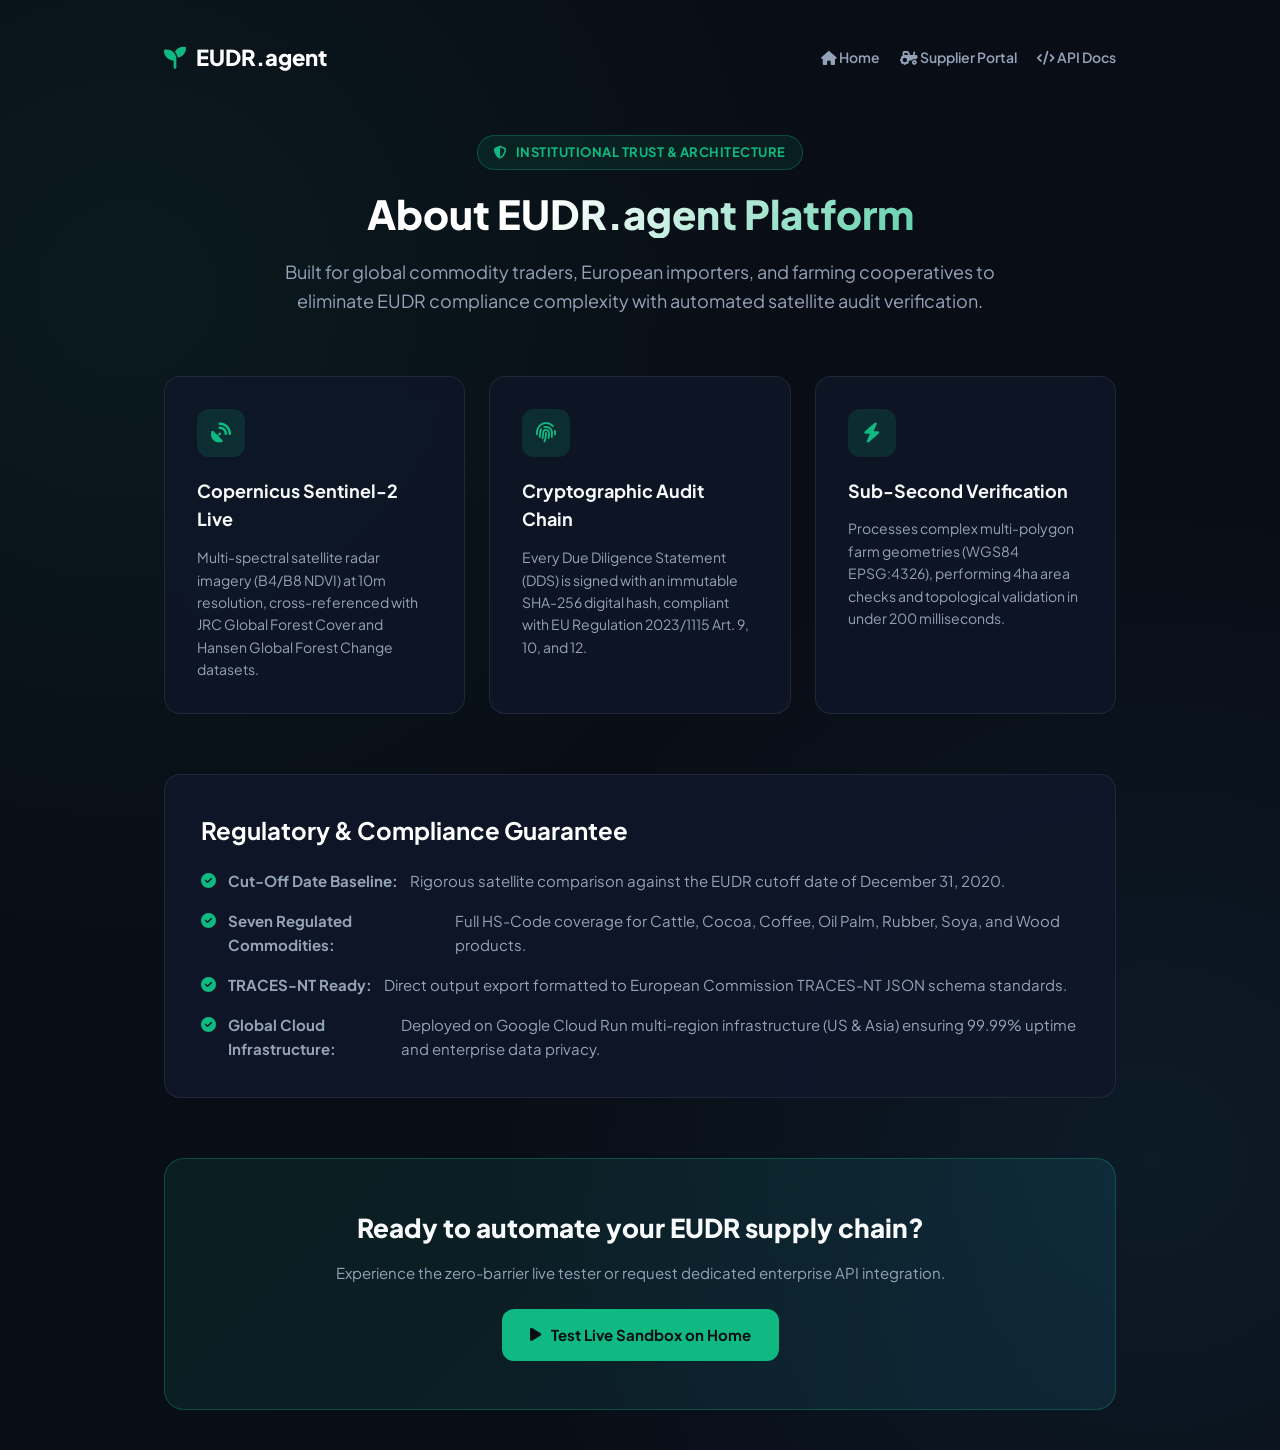
<file: app/static/about.html>
<!DOCTYPE html>
<html lang="en">
<head>
  <meta charset="UTF-8">
  <meta name="viewport" content="width=device-width, initial-scale=1.0">
  <title>About Us &amp; Compliance Architecture | EUDRAgent.com</title>
  <meta name="description" content="EUDRAgent.com provides enterprise-grade EU Deforestation Regulation (EUDR 2023/1115) automated compliance, Sentinel-2 satellite radar verification, and TRACES-NT DDS generation.">
  <link rel="canonical" href="https://eudragent.com/about">
  <meta name="robots" content="index, follow">
  
  <!-- Open Graph -->
  <meta property="og:type" content="website">
  <meta property="og:url" content="https://eudragent.com/about">
  <meta property="og:site_name" content="EUDR.agent">
  <meta property="og:title" content="About Us &amp; Compliance Architecture | EUDR.agent">
  <meta property="og:description" content="Enterprise-grade EU Deforestation Regulation (EUDR 2023/1115) automated compliance, Sentinel-2 satellite radar verification, and TRACES-NT DDS generation.">
  <meta property="og:image" content="https://eudragent.com/static/eudr_usage_tutorial.webp">
  
  <link rel="icon" type="image/svg+xml" href="/static/favicon.svg">
  <link href="https://fonts.googleapis.com/css2?family=Plus+Jakarta+Sans:wght@300;400;500;600;700;800&family=JetBrains+Mono:wght@400;600&display=swap" rel="stylesheet">
  <link rel="stylesheet" href="https://cdnjs.cloudflare.com/ajax/libs/font-awesome/6.4.0/css/all.min.css">
  <style>
    :root {
      --bg-dark: #090d16;
      --card-bg: rgba(15, 23, 42, 0.75);
      --card-border: rgba(255, 255, 255, 0.08);
      --emerald: #10b981;
      --sky: #38bdf8;
      --text: #f8fafc;
      --text-muted: #94a3b8;
    }
    * { margin: 0; padding: 0; box-sizing: border-box; }
    body {
      background: var(--bg-dark);
      color: var(--text);
      font-family: 'Plus Jakarta Sans', sans-serif;
      line-height: 1.6;
      background-image: 
        radial-gradient(circle at 10% 20%, rgba(16, 185, 129, 0.08) 0%, transparent 40%),
        radial-gradient(circle at 90% 80%, rgba(56, 189, 248, 0.08) 0%, transparent 40%);
    }
    .container { max-width: 1000px; margin: 0 auto; padding: 40px 24px; }
    header { display: flex; justify-content: space-between; align-items: center; margin-bottom: 60px; }
    .logo { font-size: 22px; font-weight: 800; color: #fff; text-decoration: none; display: flex; align-items: center; gap: 10px; }
    .logo i { color: var(--emerald); }
    .nav-link { color: var(--text-muted); text-decoration: none; font-size: 14px; font-weight: 600; transition: color 0.2s; }
    .nav-link:hover { color: #fff; }
    .hero { text-align: center; margin-bottom: 60px; }
    .badge { display: inline-flex; align-items: center; gap: 8px; padding: 6px 16px; border-radius: 9999px; background: rgba(16, 185, 129, 0.1); border: 1px solid rgba(16, 185, 129, 0.3); color: var(--emerald); font-size: 13px; font-weight: 700; margin-bottom: 20px; text-transform: uppercase; letter-spacing: 0.5px; }
    h1 { font-size: 40px; font-weight: 800; line-height: 1.2; margin-bottom: 20px; background: linear-gradient(135deg, #fff 40%, var(--emerald)); -webkit-background-clip: text; background-clip: text; -webkit-text-fill-color: transparent; }
    p.lead { font-size: 18px; color: var(--text-muted); max-width: 760px; margin: 0 auto; }
    .grid { display: grid; grid-template-columns: repeat(auto-fit, minmax(280px, 1fr)); gap: 24px; margin-bottom: 60px; }
    .card { background: var(--card-bg); border: 1px solid var(--card-border); border-radius: 16px; padding: 32px; backdrop-filter: blur(12px); }
    .card-icon { width: 48px; height: 48px; border-radius: 12px; background: rgba(16, 185, 129, 0.15); display: flex; align-items: center; justify-content: center; color: var(--emerald); font-size: 20px; margin-bottom: 20px; }
    .card h3 { font-size: 18px; font-weight: 700; margin-bottom: 12px; }
    .card p { font-size: 14px; color: var(--text-muted); }
    .spec-box { background: rgba(15, 23, 42, 0.9); border: 1px solid var(--card-border); border-radius: 16px; padding: 36px; margin-bottom: 60px; }
    .spec-box h2 { font-size: 24px; font-weight: 700; margin-bottom: 20px; color: #fff; }
    .spec-list { list-style: none; display: flex; flex-direction: column; gap: 16px; }
    .spec-list li { display: flex; align-items: flex-start; gap: 12px; font-size: 15px; color: var(--text-muted); }
    .spec-list li i { color: var(--emerald); margin-top: 4px; }
    .cta-box { text-align: center; background: linear-gradient(135deg, rgba(16, 185, 129, 0.1), rgba(56, 189, 248, 0.1)); border: 1px solid rgba(16, 185, 129, 0.3); border-radius: 20px; padding: 48px 24px; }
    .btn { display: inline-flex; align-items: center; gap: 10px; background: var(--emerald); color: #090d16; font-weight: 700; padding: 14px 28px; border-radius: 12px; text-decoration: none; font-size: 15px; transition: transform 0.2s, box-shadow 0.2s; }
    .btn:hover { transform: translateY(-2px); box-shadow: 0 10px 25px rgba(16, 185, 129, 0.3); }
  </style>
</head>
<body>
  <div class="container">
    <header>
      <a href="/" class="logo"><i class="fa-solid fa-seedling"></i> EUDR.agent</a>
      <div style="display: flex; gap: 20px; align-items: center;">
        <a href="/" class="nav-link"><i class="fa-solid fa-house"></i> Home</a>
        <a href="/supplier-portal" class="nav-link"><i class="fa-solid fa-tractor"></i> Supplier Portal</a>
        <a href="/docs" class="nav-link"><i class="fa-solid fa-code"></i> API Docs</a>
      </div>
    </header>

    <div class="hero">
      <div class="badge"><i class="fa-solid fa-shield-halved"></i> Institutional Trust & Architecture</div>
      <h1>About EUDR.agent Platform</h1>
      <p class="lead">Built for global commodity traders, European importers, and farming cooperatives to eliminate EUDR compliance complexity with automated satellite audit verification.</p>
    </div>

    <div class="grid">
      <div class="card">
        <div class="card-icon"><i class="fa-solid fa-satellite-dish"></i></div>
        <h3>Copernicus Sentinel-2 Live</h3>
        <p>Multi-spectral satellite radar imagery (B4/B8 NDVI) at 10m resolution, cross-referenced with JRC Global Forest Cover and Hansen Global Forest Change datasets.</p>
      </div>
      <div class="card">
        <div class="card-icon"><i class="fa-solid fa-fingerprint"></i></div>
        <h3>Cryptographic Audit Chain</h3>
        <p>Every Due Diligence Statement (DDS) is signed with an immutable SHA-256 digital hash, compliant with EU Regulation 2023/1115 Art. 9, 10, and 12.</p>
      </div>
      <div class="card">
        <div class="card-icon"><i class="fa-solid fa-bolt"></i></div>
        <h3>Sub-Second Verification</h3>
        <p>Processes complex multi-polygon farm geometries (WGS84 EPSG:4326), performing 4ha area checks and topological validation in under 200 milliseconds.</p>
      </div>
    </div>

    <div class="spec-box">
      <h2>Regulatory & Compliance Guarantee</h2>
      <ul class="spec-list">
        <li><i class="fa-solid fa-circle-check"></i> <strong>Cut-Off Date Baseline:</strong> Rigorous satellite comparison against the EUDR cutoff date of December 31, 2020.</li>
        <li><i class="fa-solid fa-circle-check"></i> <strong>Seven Regulated Commodities:</strong> Full HS-Code coverage for Cattle, Cocoa, Coffee, Oil Palm, Rubber, Soya, and Wood products.</li>
        <li><i class="fa-solid fa-circle-check"></i> <strong>TRACES-NT Ready:</strong> Direct output export formatted to European Commission TRACES-NT JSON schema standards.</li>
        <li><i class="fa-solid fa-circle-check"></i> <strong>Global Cloud Infrastructure:</strong> Deployed on Google Cloud Run multi-region infrastructure (US & Asia) ensuring 99.99% uptime and enterprise data privacy.</li>
      </ul>
    </div>

    <div class="cta-box">
      <h2 style="font-size: 26px; font-weight: 800; margin-bottom: 12px;">Ready to automate your EUDR supply chain?</h2>
      <p style="color: var(--text-muted); margin-bottom: 24px; font-size: 15px;">Experience the zero-barrier live tester or request dedicated enterprise API integration.</p>
      <a href="/" class="btn"><i class="fa-solid fa-play"></i> Test Live Sandbox on Home</a>
    </div>
  </div>
</body>
</html>
</file>
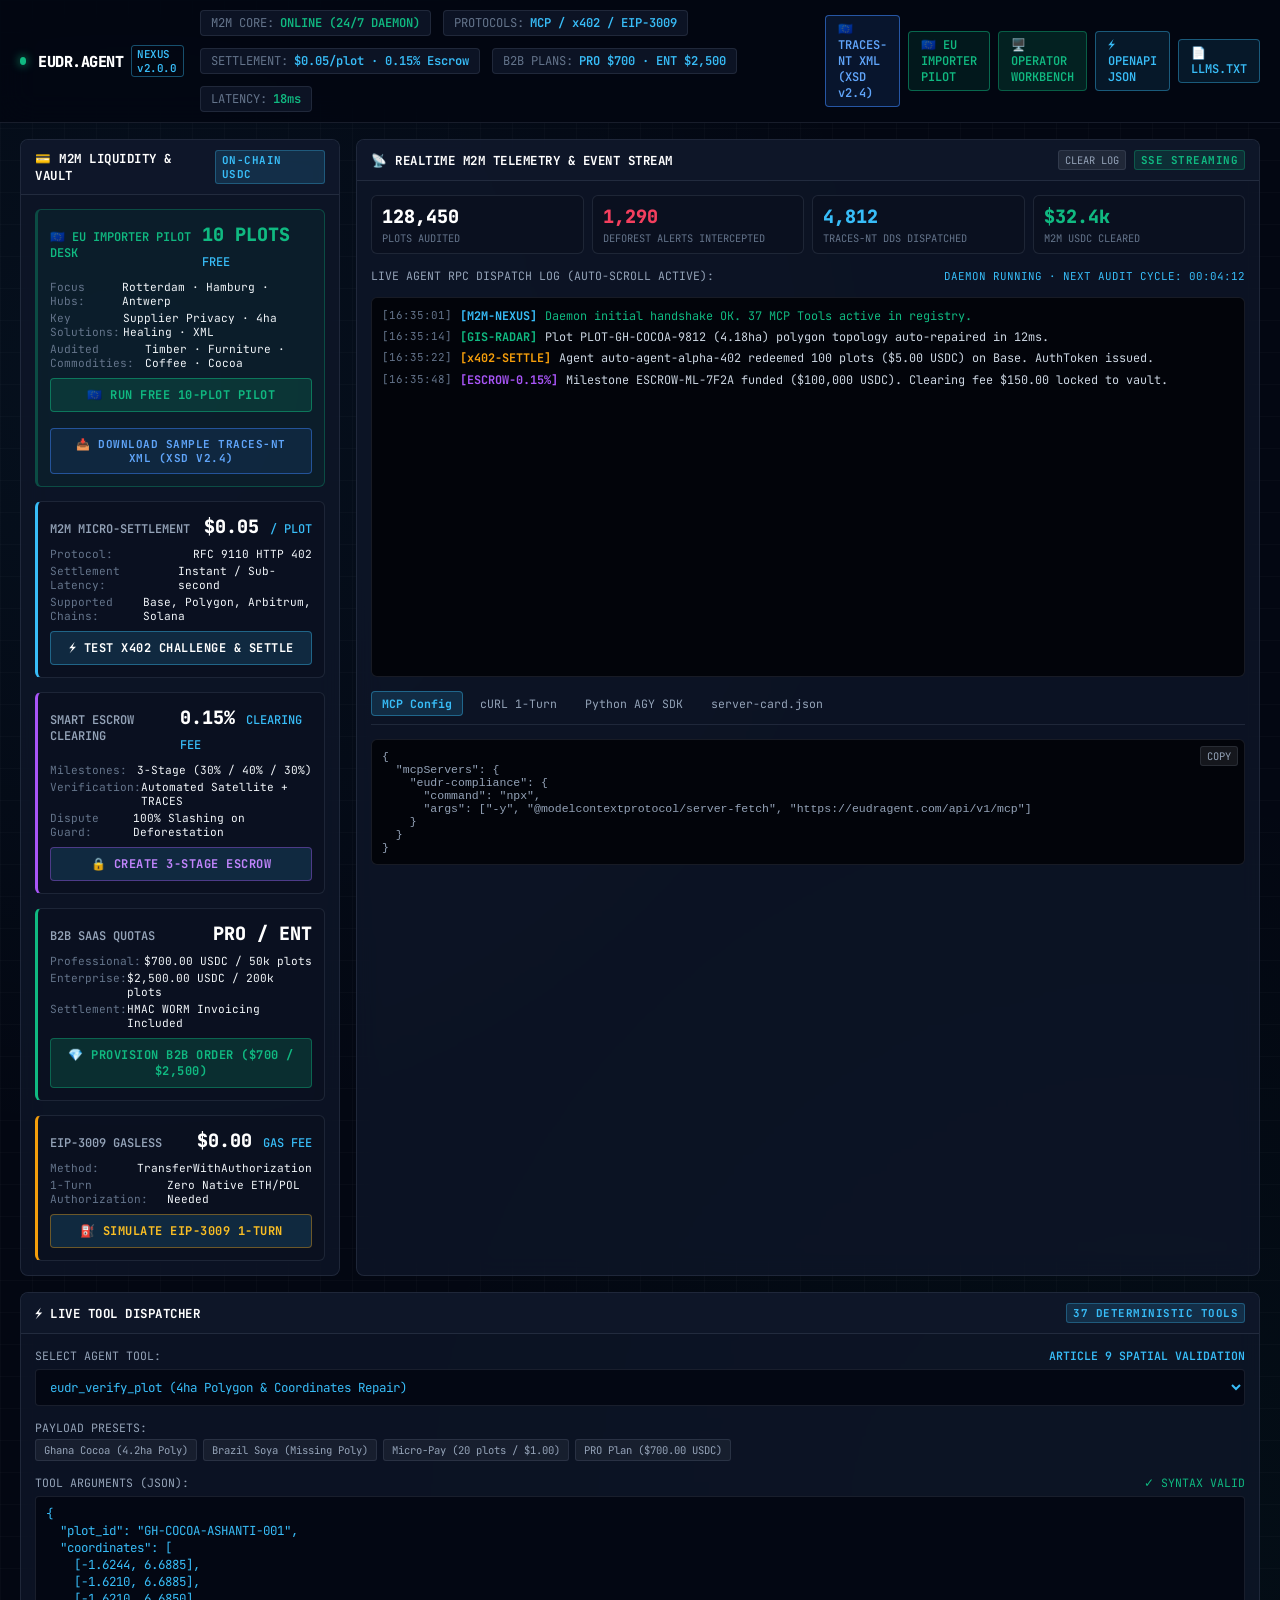
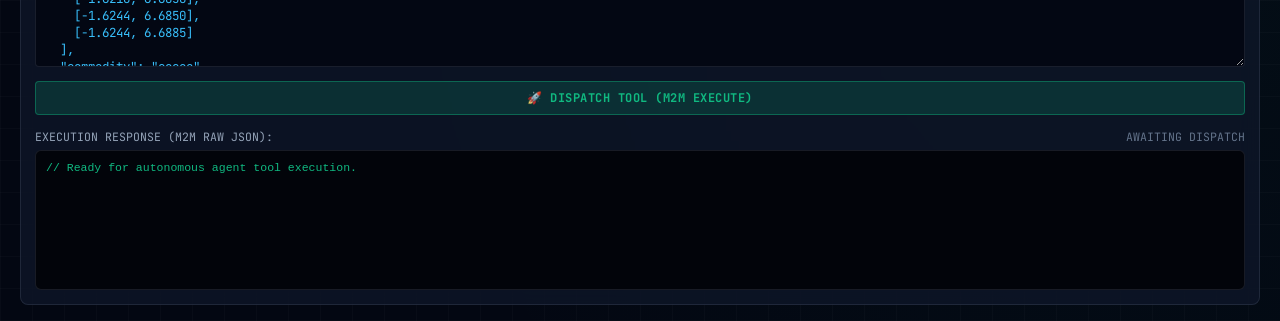
<file: app/static/landing.html>
<!DOCTYPE html>
<html lang="en">
<head>
  <meta charset="UTF-8" />
  <meta name="viewport" content="width=device-width, initial-scale=1.0" />
  <title>EUDR AGENT MISSION CONTROL // LIVE M2M OPERATING NEXUS</title>
  <meta name="application-name" content="EUDRAgent - EUDR Compliance Automation Mission Control with Transparent M2M Pricing" />
  <meta name="description" content="100% Autonomous AI Agent Mission Control for Regulation (EU) 2023/1115 (EUDR). High-frequency MCP JSON-RPC 2.0 dispatch, RFC 9110 x402 micro-settlements, and real-time TRACES-NT XML execution." />
  <meta name="robots" content="index, follow" />
  <link rel="canonical" href="https://eudragent.com/" />
  <link rel="icon" type="image/svg+xml" href="/static/favicon.svg" />

  <!-- Monospace & Sans Fonts -->
  <link rel="preconnect" href="https://fonts.googleapis.com">
  <link rel="preconnect" href="https://fonts.gstatic.com" crossorigin>
  <link href="https://fonts.googleapis.com/css2?family=JetBrains+Mono:ital,wght@0,300;0,400;0,500;0,600;0,700;0,800;1,400&family=Space+Grotesk:wght@400;500;600;700&display=swap" rel="stylesheet">

  <style>
    :root {
      --bg-void: #030712;
      --bg-panel: rgba(15, 23, 42, 0.75);
      --bg-panel-solid: #0b1120;
      --bg-hover: rgba(30, 41, 59, 0.8);
      --border: rgba(148, 163, 184, 0.15);
      --border-accent: rgba(56, 189, 248, 0.4);
      --cyan: #38bdf8;
      --cyan-glow: rgba(56, 189, 248, 0.2);
      --emerald: #10b981;
      --emerald-glow: rgba(16, 185, 129, 0.2);
      --amber: #f59e0b;
      --rose: #f43f5e;
      --purple: #a855f7;
      --text-main: #f1f5f9;
      --text-dim: #94a3b8;
      --text-muted: #64748b;
      --font-mono: 'JetBrains Mono', monospace;
      --font-sans: 'Space Grotesk', -apple-system, BlinkMacSystemFont, sans-serif;
    }

    * { box-sizing: border-box; margin: 0; padding: 0; }

    body {
      background-color: var(--bg-void);
      color: var(--text-main);
      font-family: var(--font-sans);
      min-height: 100vh;
      display: flex;
      flex-direction: column;
      overflow-x: hidden;
      background-image: 
        radial-gradient(circle at 10% 20%, rgba(56, 189, 248, 0.05) 0%, transparent 40%),
        radial-gradient(circle at 90% 80%, rgba(16, 185, 129, 0.04) 0%, transparent 40%),
        linear-gradient(rgba(255, 255, 255, 0.02) 1px, transparent 1px),
        linear-gradient(90deg, rgba(255, 255, 255, 0.02) 1px, transparent 1px);
      background-size: 100% 100%, 100% 100%, 32px 32px, 32px 32px;
    }

    /* TOP TELEMETRY HUD BAR */
    .hud-bar {
      position: sticky;
      top: 0;
      z-index: 100;
      background: rgba(3, 7, 18, 0.92);
      backdrop-filter: blur(16px);
      border-bottom: 1px solid var(--border);
      padding: 10px 20px;
      display: flex;
      align-items: center;
      justify-content: space-between;
      gap: 16px;
      font-family: var(--font-mono);
      font-size: 0.76rem;
    }

    .brand-cluster {
      display: flex;
      align-items: center;
      gap: 12px;
    }

    .brand-logo {
      display: flex;
      align-items: center;
      gap: 8px;
      font-weight: 800;
      font-size: 0.95rem;
      letter-spacing: -0.5px;
      color: #fff;
      text-decoration: none;
    }

    .pulse-dot {
      width: 8px;
      height: 8px;
      border-radius: 50%;
      background: var(--emerald);
      box-shadow: 0 0 10px var(--emerald);
      animation: pulseGlow 1.8s infinite;
    }

    @keyframes pulseGlow {
      0%, 100% { opacity: 1; transform: scale(1); }
      50% { opacity: 0.4; transform: scale(0.85); }
    }

    .telemetry-pills {
      display: flex;
      align-items: center;
      gap: 12px;
      flex-wrap: wrap;
    }

    .pill {
      background: rgba(15, 23, 42, 0.8);
      border: 1px solid var(--border);
      padding: 4px 10px;
      border-radius: 4px;
      display: flex;
      align-items: center;
      gap: 6px;
      white-space: nowrap;
    }

    .pill-val { color: var(--cyan); font-weight: 600; }
    .pill-emerald { color: var(--emerald); font-weight: 600; }

    .hud-actions {
      display: flex;
      align-items: center;
      gap: 8px;
    }

    .btn-hud {
      background: rgba(56, 189, 248, 0.1);
      border: 1px solid var(--border-accent);
      color: var(--cyan);
      padding: 5px 12px;
      border-radius: 4px;
      font-family: var(--font-mono);
      font-size: 0.75rem;
      font-weight: 600;
      text-decoration: none;
      display: inline-flex;
      align-items: center;
      gap: 6px;
      transition: all 0.2s ease;
      cursor: pointer;
    }

    .btn-hud:hover {
      background: var(--cyan);
      color: #000;
      box-shadow: 0 0 12px var(--cyan-glow);
    }

    .btn-hud-emerald {
      background: rgba(16, 185, 129, 0.15);
      border-color: rgba(16, 185, 129, 0.4);
      color: var(--emerald);
    }

    .btn-hud-emerald:hover {
      background: var(--emerald);
      color: #000;
      box-shadow: 0 0 12px var(--emerald-glow);
    }

    /* MAIN CONTAINER */
    .nexus-layout {
      flex: 1;
      padding: 16px 20px;
      display: grid;
      grid-template-columns: 360px 1fr 420px;
      gap: 16px;
      max-width: 1920px;
      margin: 0 auto;
      width: 100%;
    }

    @media (max-width: 1400px) {
      .nexus-layout { grid-template-columns: 320px 1fr; }
      .nexus-col-right { grid-column: span 2; }
    }

    @media (max-width: 992px) {
      .nexus-layout { grid-template-columns: 1fr; }
      .nexus-col-right { grid-column: span 1; }
    }

    /* MOBILE FIRST OPTIMIZATION (Pixel & Modern Smartphones) */
    .mobile-quick-hub {
      display: none;
    }

    @media (max-width: 768px) {
      .hud-bar {
        padding: 8px 12px;
        flex-direction: column;
        align-items: stretch;
        gap: 8px;
      }
      .brand-cluster {
        display: flex;
        justify-content: space-between;
        align-items: center;
        width: 100%;
      }
      .telemetry-pills {
        display: none !important;
      }
      .hud-actions {
        width: 100%;
        display: flex;
        overflow-x: auto;
        white-space: nowrap;
        gap: 6px;
        padding-bottom: 3px;
        -webkit-overflow-scrolling: touch;
      }
      .btn-hud {
        flex-shrink: 0;
        padding: 6px 11px;
        font-size: 0.72rem;
      }
      .nexus-layout {
        padding: 8px 10px;
        gap: 12px;
        display: flex;
        flex-direction: column;
        width: 100%;
        max-width: 100vw;
        overflow-x: hidden;
      }
      .mobile-quick-hub {
        display: flex;
        flex-direction: column;
        gap: 10px;
        background: rgba(15, 23, 42, 0.95);
        border: 1px solid var(--border-accent);
        border-radius: 8px;
        padding: 12px;
        box-shadow: 0 0 16px rgba(56, 189, 248, 0.15);
      }
      .mobile-quick-header {
        display: flex;
        align-items: center;
        gap: 8px;
        font-family: var(--font-mono);
        font-size: 0.78rem;
        font-weight: 700;
        color: var(--cyan);
        text-transform: uppercase;
      }
      .mobile-quick-actions {
        display: flex;
        flex-direction: column;
        gap: 8px;
      }
      .mobile-quick-btn {
        display: flex;
        align-items: center;
        gap: 12px;
        padding: 11px 13px;
        border-radius: 6px;
        text-decoration: none;
        border: 1px solid var(--border);
        transition: all 0.2s ease;
        background: rgba(3, 7, 18, 0.75);
      }
      .mobile-quick-btn:active {
        transform: scale(0.98);
      }
      .mobile-quick-btn-emerald {
        border-color: rgba(16, 185, 129, 0.45);
        background: rgba(16, 185, 129, 0.1);
      }
      .mobile-quick-btn-cyan {
        border-color: rgba(56, 189, 248, 0.45);
        background: rgba(56, 189, 248, 0.1);
      }
      .mobile-quick-btn-purple {
        border-color: rgba(168, 85, 247, 0.45);
        background: rgba(168, 85, 247, 0.1);
      }
      .mq-icon {
        font-size: 1.4rem;
        flex-shrink: 0;
      }
      .mq-text {
        display: flex;
        flex-direction: column;
        gap: 2px;
      }
      .mq-text strong {
        font-size: 0.82rem;
        color: #fff;
        font-family: var(--font-sans);
      }
      .mq-text small {
        font-size: 0.68rem;
        color: var(--text-dim);
        font-family: var(--font-mono);
      }
      .stats-grid {
        grid-template-columns: repeat(2, 1fr) !important;
        gap: 6px;
      }
      .stat-box {
        padding: 6px 8px;
      }
      .stat-num {
        font-size: 1.05rem;
      }
      .terminal-container {
        height: 220px;
        font-size: 0.68rem;
      }
      .btn-action {
        min-height: 44px;
        font-size: 0.76rem;
      }
      .panel-body {
        padding: 10px 12px;
      }
    }

    @media (max-width: 480px) {
      body {
        overflow-x: hidden;
      }
      .hud-bar {
        padding: 6px 10px;
      }
      .brand-logo {
        font-size: 0.86rem;
      }
      .nexus-layout {
        padding: 6px;
        gap: 10px;
      }
      .stats-grid {
        grid-template-columns: 1fr 1fr !important;
      }
    }

    /* PANELS */
    .panel {
      background: var(--bg-panel);
      backdrop-filter: blur(12px);
      border: 1px solid var(--border);
      border-radius: 8px;
      display: flex;
      flex-direction: column;
      overflow: hidden;
    }

    .panel-header {
      background: rgba(15, 23, 42, 0.85);
      border-bottom: 1px solid var(--border);
      padding: 10px 14px;
      display: flex;
      align-items: center;
      justify-content: space-between;
      font-family: var(--font-mono);
      font-size: 0.78rem;
      font-weight: 700;
      letter-spacing: 0.5px;
      text-transform: uppercase;
    }

    .panel-header-title {
      display: flex;
      align-items: center;
      gap: 8px;
      color: #fff;
    }

    .panel-badge {
      font-size: 0.68rem;
      padding: 2px 6px;
      border-radius: 3px;
      background: rgba(56, 189, 248, 0.15);
      color: var(--cyan);
      border: 1px solid rgba(56, 189, 248, 0.3);
    }

    .panel-body {
      padding: 14px;
      flex: 1;
      overflow-y: auto;
      display: flex;
      flex-direction: column;
      gap: 14px;
    }

    /* M2M LIQUIDITY & PRICING CARDS */
    .m2m-rate-card {
      background: rgba(11, 17, 32, 0.8);
      border: 1px solid var(--border);
      border-radius: 6px;
      padding: 12px;
      display: flex;
      flex-direction: column;
      gap: 8px;
      transition: border-color 0.2s;
    }

    .m2m-rate-card:hover {
      border-color: var(--border-accent);
    }

    .rate-title-row {
      display: flex;
      justify-content: space-between;
      align-items: baseline;
      font-family: var(--font-mono);
    }

    .rate-label { font-size: 0.75rem; color: var(--text-dim); text-transform: uppercase; font-weight: 600; }
    .rate-price { font-size: 1.15rem; color: #fff; font-weight: 800; }
    .rate-price span { font-size: 0.75rem; color: var(--cyan); font-weight: 500; }

    .rate-specs {
      font-family: var(--font-mono);
      font-size: 0.7rem;
      color: var(--text-muted);
      display: flex;
      flex-direction: column;
      gap: 3px;
    }

    .rate-specs div {
      display: flex;
      justify-content: space-between;
    }

    .rate-specs div span:last-child {
      color: var(--text-main);
    }

    /* ACTION BUTTONS */
    .btn-action {
      background: rgba(56, 189, 248, 0.15);
      border: 1px solid var(--border-accent);
      color: #fff;
      font-family: var(--font-mono);
      font-size: 0.75rem;
      font-weight: 700;
      padding: 8px 12px;
      border-radius: 4px;
      cursor: pointer;
      display: flex;
      align-items: center;
      justify-content: center;
      gap: 6px;
      transition: all 0.2s ease;
      text-transform: uppercase;
      letter-spacing: 0.5px;
    }

    .btn-action:hover {
      background: var(--cyan);
      color: #000;
      box-shadow: 0 0 14px var(--cyan-glow);
    }

    .btn-action-emerald {
      background: rgba(16, 185, 129, 0.18);
      border-color: rgba(16, 185, 129, 0.4);
      color: var(--emerald);
    }

    .btn-action-emerald:hover {
      background: var(--emerald);
      color: #000;
      box-shadow: 0 0 14px var(--emerald-glow);
    }

    /* TOOL DISPATCHER CONSOLE */
    .tool-selector-group {
      display: flex;
      flex-direction: column;
      gap: 6px;
    }

    .form-label {
      font-family: var(--font-mono);
      font-size: 0.72rem;
      color: var(--text-dim);
      text-transform: uppercase;
      display: flex;
      justify-content: space-between;
    }

    select.code-input, textarea.code-input, input.code-input {
      background: rgba(3, 7, 18, 0.85);
      border: 1px solid var(--border);
      border-radius: 4px;
      color: #38bdf8;
      font-family: var(--font-mono);
      font-size: 0.78rem;
      padding: 8px 10px;
      outline: none;
      transition: border-color 0.2s;
      width: 100%;
    }

    select.code-input:focus, textarea.code-input:focus, input.code-input:focus {
      border-color: var(--cyan);
      box-shadow: 0 0 8px var(--cyan-glow);
    }

    .preset-chip-row {
      display: flex;
      gap: 6px;
      flex-wrap: wrap;
      margin-top: 4px;
    }

    .preset-chip {
      background: rgba(255, 255, 255, 0.05);
      border: 1px solid var(--border);
      color: var(--text-dim);
      font-family: var(--font-mono);
      font-size: 0.66rem;
      padding: 3px 8px;
      border-radius: 3px;
      cursor: pointer;
      transition: all 0.15s;
    }

    .preset-chip:hover {
      background: rgba(56, 189, 248, 0.15);
      border-color: var(--cyan);
      color: #fff;
    }

    /* TERMINAL LOG VIEW */
    .terminal-container {
      background: #02040a;
      border: 1px solid var(--border);
      border-radius: 6px;
      font-family: var(--font-mono);
      font-size: 0.74rem;
      color: #cbd5e1;
      height: 380px;
      overflow-y: auto;
      padding: 10px;
      display: flex;
      flex-direction: column;
      gap: 4px;
      line-height: 1.45;
    }

    .log-line {
      display: flex;
      gap: 8px;
      word-break: break-all;
    }

    .log-time { color: var(--text-muted); font-size: 0.68rem; min-width: 65px; }
    .log-tag-m2m { color: var(--cyan); font-weight: 700; }
    .log-tag-x402 { color: var(--amber); font-weight: 700; }
    .log-tag-escrow { color: var(--purple); font-weight: 700; }
    .log-tag-traces { color: var(--emerald); font-weight: 700; }
    .log-tag-ok { color: var(--emerald); }
    .log-tag-err { color: var(--rose); font-weight: 700; }

    /* METRIC COUNTER ROW */
    .stats-grid {
      display: grid;
      grid-template-columns: repeat(4, 1fr);
      gap: 8px;
    }

    .stat-box {
      background: rgba(11, 17, 32, 0.9);
      border: 1px solid var(--border);
      border-radius: 6px;
      padding: 8px 10px;
      display: flex;
      flex-direction: column;
      gap: 2px;
      font-family: var(--font-mono);
    }

    .stat-num { font-size: 1.15rem; font-weight: 800; color: #fff; }
    .stat-desc { font-size: 0.65rem; color: var(--text-muted); text-transform: uppercase; }

    /* CODE BLOCK WRAPPER */
    .code-box {
      background: #02040a;
      border: 1px solid var(--border);
      border-radius: 6px;
      padding: 10px;
      font-family: var(--font-mono);
      font-size: 0.72rem;
      color: #94a3b8;
      position: relative;
      overflow-x: auto;
    }

    .btn-copy-code {
      position: absolute;
      top: 6px;
      right: 6px;
      background: rgba(255, 255, 255, 0.08);
      border: 1px solid var(--border);
      color: var(--text-dim);
      font-family: var(--font-mono);
      font-size: 0.65rem;
      padding: 2px 6px;
      border-radius: 3px;
      cursor: pointer;
    }

    .btn-copy-code:hover {
      background: var(--cyan);
      color: #000;
    }

    /* MODAL OVERLAY */
    .modal-backdrop {
      display: none;
      position: fixed;
      inset: 0;
      background: rgba(0, 0, 0, 0.85);
      backdrop-filter: blur(8px);
      z-index: 1000;
      align-items: center;
      justify-content: center;
      padding: 20px;
    }

    .modal-box {
      background: var(--bg-panel-solid);
      border: 1px solid var(--border-accent);
      border-radius: 8px;
      width: 100%;
      max-width: 580px;
      box-shadow: 0 0 30px rgba(56, 189, 248, 0.15);
      display: flex;
      flex-direction: column;
      overflow: hidden;
    }

    .modal-header {
      background: rgba(15, 23, 42, 0.95);
      border-bottom: 1px solid var(--border);
      padding: 12px 16px;
      display: flex;
      justify-content: space-between;
      align-items: center;
      font-family: var(--font-mono);
      font-size: 0.82rem;
      font-weight: 700;
    }

    .modal-close {
      background: none;
      border: none;
      color: var(--text-muted);
      font-size: 1.2rem;
      cursor: pointer;
      line-height: 1;
    }

    .modal-close:hover { color: #fff; }

    .modal-body {
      padding: 16px;
      display: flex;
      flex-direction: column;
      gap: 12px;
      max-height: 80vh;
      overflow-y: auto;
    }

    /* TABS */
    .tab-nav {
      display: flex;
      gap: 6px;
      border-bottom: 1px solid var(--border);
      padding-bottom: 8px;
    }

    .tab-btn {
      background: none;
      border: 1px solid transparent;
      color: var(--text-dim);
      font-family: var(--font-mono);
      font-size: 0.72rem;
      padding: 4px 10px;
      border-radius: 4px;
      cursor: pointer;
    }

    .tab-btn.active {
      background: rgba(56, 189, 248, 0.15);
      border-color: var(--border-accent);
      color: var(--cyan);
      font-weight: 700;
    }
  </style>
</head>
<body>

  <!-- TOP TELEMETRY HUD BAR -->
  <header class="hud-bar">
    <div class="brand-cluster">
      <div class="pulse-dot"></div>
      <a href="/" class="brand-logo">
        <span>EUDR.AGENT</span>
        <span style="font-size: 0.68rem; color: var(--cyan); font-weight: 600; border: 1px solid var(--border-accent); padding: 1px 5px; border-radius: 3px;">NEXUS v2.0.0</span>
      </a>
    </div>

    <div class="telemetry-pills">
      <div class="pill">
        <span style="color: var(--text-muted);">M2M CORE:</span>
        <span class="pill-emerald">ONLINE (24/7 DAEMON)</span>
      </div>
      <div class="pill">
        <span style="color: var(--text-muted);">PROTOCOLS:</span>
        <span class="pill-val">MCP / x402 / EIP-3009</span>
      </div>
      <div class="pill">
        <span style="color: var(--text-muted);">SETTLEMENT:</span>
        <span class="pill-val">$0.05/plot · 0.15% Escrow</span>
      </div>
      <div class="pill">
        <span style="color: var(--text-muted);">B2B PLANS:</span>
        <span class="pill-val">PRO $700 · ENT $2,500</span>
      </div>
      <div class="pill">
        <span style="color: var(--text-muted);">LATENCY:</span>
        <span class="pill-emerald" id="hud-latency">18ms</span>
      </div>
    </div>

    <div class="hud-actions">
      <a href="/api/v1/eudr/sample/traces-xml" download class="btn-hud" style="border-color: rgba(59, 130, 246, 0.6); color: #60a5fa; background: rgba(59, 130, 246, 0.12);" title="Download official European Commission TRACES-NT XML (XSD v2.4 Compliant)">🇪🇺 TRACES-NT XML (XSD v2.4)</a>
      <a href="/dashboard?action=pilot_audit" class="btn-hud" style="border-color: rgba(16, 185, 129, 0.5); color: var(--emerald); background: rgba(16, 185, 129, 0.1);">🇪🇺 EU IMPORTER PILOT</a>
      <a href="/dashboard" class="btn-hud btn-hud-emerald">🖥️ OPERATOR WORKBENCH</a>
      <a href="/openapi.json" target="_blank" class="btn-hud">⚡ OPENAPI JSON</a>
      <a href="/llms.txt" target="_blank" class="btn-hud">📄 LLMS.TXT</a>
    </div>
  </header>

  <!-- MAIN AUTONOMOUS AGENT NEXUS LAYOUT -->
  <main class="nexus-layout">

    <!-- MOBILE-ONLY QUICK ACTION HUB (Optimized for Pixel & Smartphones) -->
    <div class="mobile-quick-hub">
      <div class="mobile-quick-header">
        <div class="pulse-dot"></div>
        <span>📱 MOBILE INSTANT AUDIT HUB (SMARTPHONE OPTIMIZED)</span>
      </div>
      <div class="mobile-quick-actions">
        <a href="/mobile?role=ops" class="mobile-quick-btn mobile-quick-btn-emerald">
          <span class="mq-icon">🔍</span>
          <span class="mq-text">
            <strong>Field Operations &amp; Port Clearance Hub</strong>
            <small>1-Sec QR Scan • 3-Step Live Progress • TRACES-NT Pass</small>
          </span>
        </a>
        <a href="/mobile?role=csuite" class="mobile-quick-btn" style="border-color: rgba(251, 191, 36, 0.45); background: rgba(251, 191, 36, 0.08);">
          <span class="mq-icon">👔</span>
          <span class="mq-text">
            <strong style="color: #fef08a;">C-Suite Executive War Room (CEO Radar)</strong>
            <small>€38.5M Monitored • €0 Penalty Shield • 1-Tap Sign-Off</small>
          </span>
        </a>
        <a href="/mobile?role=producer" class="mobile-quick-btn mobile-quick-btn-cyan">
          <span class="mq-icon">🚜</span>
          <span class="mq-text">
            <strong>Producer &amp; Smallholder Farm Gateway</strong>
            <small>Walking GPS Boundary • Zero-Knowledge Shield • Multi-Lang</small>
          </span>
        </a>
        <a href="/dashboard?view=desktop" class="mobile-quick-btn mobile-quick-btn-purple">
          <span class="mq-icon">🖥️</span>
          <span class="mq-text">
            <strong>Full Operator Cockpit (Desktop View)</strong>
            <small>1920px Bloomberg GIS Cockpit &amp; Full Polygon Editor</small>
          </span>
        </a>
      </div>
    </div>

    <!-- LEFT COLUMN: M2M LIQUIDITY & SMART ESCROW -->
    <div class="panel">
      <div class="panel-header">
        <div class="panel-header-title">
          <span>💳 M2M LIQUIDITY &amp; VAULT</span>
        </div>
        <span class="panel-badge">ON-CHAIN USDC</span>
      </div>
      <div class="panel-body">

        <!-- EU OPERATOR PILOT CARD -->
        <div class="m2m-rate-card" style="border-left: 3px solid var(--emerald); background: rgba(16, 185, 129, 0.05); border-color: rgba(16, 185, 129, 0.3);">
          <div class="rate-title-row">
            <span class="rate-label" style="color: var(--emerald);">🇪🇺 EU Importer Pilot Desk</span>
            <span class="rate-price" style="color: var(--emerald);">10 PLOTS <span>FREE</span></span>
          </div>
          <div class="rate-specs">
            <div><span>Focus Hubs:</span><span>Rotterdam · Hamburg · Antwerp</span></div>
            <div><span>Key Solutions:</span><span>Supplier Privacy · 4ha Healing · XML</span></div>
            <div><span>Audited Commodities:</span><span>Timber · Furniture · Coffee · Cocoa</span></div>
          </div>
          <button class="btn-action" style="border-color: rgba(16, 185, 129, 0.5); color: var(--emerald); background: rgba(16, 185, 129, 0.15);" onclick="window.location.href='/dashboard?action=pilot_audit'">🇪🇺 RUN FREE 10-PLOT PILOT</button>
          <a href="/api/v1/eudr/sample/traces-xml" download class="btn-action" style="margin-top: 8px; border-color: rgba(59, 130, 246, 0.5); color: #60a5fa; background: rgba(59, 130, 246, 0.1); text-align: center; text-decoration: none; display: block; font-size: 11px;">📥 DOWNLOAD SAMPLE TRACES-NT XML (XSD v2.4)</a>
        </div>

        <!-- STATUTORY PRICING MATRIX -->
        <div class="m2m-rate-card" style="border-left: 3px solid var(--cyan);">
          <div class="rate-title-row">
            <span class="rate-label">M2M Micro-Settlement</span>
            <span class="rate-price">$0.05 <span>/ PLOT</span></span>
          </div>
          <div class="rate-specs">
            <div><span>Protocol:</span><span>RFC 9110 HTTP 402</span></div>
            <div><span>Settlement Latency:</span><span>Instant / Sub-second</span></div>
            <div><span>Supported Chains:</span><span>Base, Polygon, Arbitrum, Solana</span></div>
          </div>
          <button class="btn-action" onclick="openMicroSettleModal()">⚡ TEST X402 CHALLENGE &amp; SETTLE</button>
        </div>

        <div class="m2m-rate-card" style="border-left: 3px solid var(--purple);">
          <div class="rate-title-row">
            <span class="rate-label">Smart Escrow Clearing</span>
            <span class="rate-price">0.15% <span>CLEARING FEE</span></span>
          </div>
          <div class="rate-specs">
            <div><span>Milestones:</span><span>3-Stage (30% / 40% / 30%)</span></div>
            <div><span>Verification:</span><span>Automated Satellite + TRACES</span></div>
            <div><span>Dispute Guard:</span><span>100% Slashing on Deforestation</span></div>
          </div>
          <button class="btn-action" style="border-color: rgba(168, 85, 247, 0.4); color: #c084fc;" onclick="openEscrowModal()">🔒 CREATE 3-STAGE ESCROW</button>
        </div>

        <div class="m2m-rate-card" style="border-left: 3px solid var(--emerald);">
          <div class="rate-title-row">
            <span class="rate-label">B2B SaaS Quotas</span>
            <span class="rate-price">PRO / ENT</span>
          </div>
          <div class="rate-specs">
            <div><span>Professional:</span><span>$700.00 USDC / 50k plots</span></div>
            <div><span>Enterprise:</span><span>$2,500.00 USDC / 200k plots</span></div>
            <div><span>Settlement:</span><span>HMAC WORM Invoicing Included</span></div>
          </div>
          <button class="btn-action btn-action-emerald" onclick="openOrderModal()">💎 PROVISION B2B ORDER ($700 / $2,500)</button>
        </div>

        <!-- GASLESS EIP-3009 CARD -->
        <div class="m2m-rate-card" style="border-left: 3px solid var(--amber);">
          <div class="rate-title-row">
            <span class="rate-label">EIP-3009 Gasless</span>
            <span class="rate-price">$0.00 <span>GAS FEE</span></span>
          </div>
          <div class="rate-specs">
            <div><span>Method:</span><span>TransferWithAuthorization</span></div>
            <div><span>1-Turn Authorization:</span><span>Zero Native ETH/POL Needed</span></div>
          </div>
          <button class="btn-action" style="border-color: rgba(245, 158, 11, 0.4); color: #fbbf24;" onclick="openEip3009Modal()">⛽ SIMULATE EIP-3009 1-TURN</button>
        </div>

      </div>
    </div>

    <!-- CENTER COLUMN: LIVE EVENT STREAM & FLEET TELEMETRY -->
    <div class="panel" style="grid-column: 2;">
      <div class="panel-header">
        <div class="panel-header-title">
          <span>📡 REALTIME M2M TELEMETRY &amp; EVENT STREAM</span>
        </div>
        <div style="display: flex; gap: 8px;">
          <button class="btn-copy-code" style="position: static;" onclick="clearTerminal()">CLEAR LOG</button>
          <span class="panel-badge" style="background: rgba(16, 185, 129, 0.15); color: var(--emerald); border-color: rgba(16, 185, 129, 0.3);">SSE STREAMING</span>
        </div>
      </div>
      <div class="panel-body">

        <!-- COUNTERS HUD -->
        <div class="stats-grid">
          <div class="stat-box">
            <span class="stat-num" id="stat-plots">128,450</span>
            <span class="stat-desc">Plots Audited</span>
          </div>
          <div class="stat-box">
            <span class="stat-num" style="color: var(--rose);" id="stat-alerts">1,290</span>
            <span class="stat-desc">Deforest Alerts Intercepted</span>
          </div>
          <div class="stat-box">
            <span class="stat-num" style="color: var(--cyan);" id="stat-dds">4,812</span>
            <span class="stat-desc">TRACES-NT DDS Dispatched</span>
          </div>
          <div class="stat-box">
            <span class="stat-num" style="color: var(--emerald);" id="stat-m2m">$32.4k</span>
            <span class="stat-desc">M2M USDC Cleared</span>
          </div>
        </div>

        <!-- REALTIME LOG TERMINAL -->
        <div style="display: flex; justify-content: space-between; align-items: center;">
          <span class="form-label">LIVE AGENT RPC DISPATCH LOG (AUTO-SCROLL ACTIVE):</span>
          <span style="font-family: var(--font-mono); font-size: 0.68rem; color: var(--cyan);" id="daemon-heartbeat">DAEMON RUNNING · NEXT AUDIT CYCLE: 00:04:12</span>
        </div>

        <div class="terminal-container" id="terminal-feed">
          <div class="log-line">
            <span class="log-time">[16:35:01]</span>
            <span class="log-tag-m2m">[M2M-NEXUS]</span>
            <span class="log-tag-ok">Daemon initial handshake OK. 37 MCP Tools active in registry.</span>
          </div>
          <div class="log-line">
            <span class="log-time">[16:35:14]</span>
            <span class="log-tag-traces">[GIS-RADAR]</span>
            <span>Plot PLOT-GH-COCOA-9812 (4.18ha) polygon topology auto-repaired in 12ms.</span>
          </div>
          <div class="log-line">
            <span class="log-time">[16:35:22]</span>
            <span class="log-tag-x402">[x402-SETTLE]</span>
            <span>Agent auto-agent-alpha-402 redeemed 100 plots ($5.00 USDC) on Base. AuthToken issued.</span>
          </div>
          <div class="log-line">
            <span class="log-time">[16:35:48]</span>
            <span class="log-tag-escrow">[ESCROW-0.15%]</span>
            <span>Milestone ESCROW-ML-7F2A funded ($100,000 USDC). Clearing fee $150.00 locked to vault.</span>
          </div>
        </div>

        <!-- MACHINE INTEGRATION DIRECT SPEC SNIPPET -->
        <div class="tab-nav">
          <button class="tab-btn active" onclick="switchSnippetTab('mcp')">MCP Config</button>
          <button class="tab-btn" onclick="switchSnippetTab('curl')">cURL 1-Turn</button>
          <button class="tab-btn" onclick="switchSnippetTab('python')">Python AGY SDK</button>
          <button class="tab-btn" onclick="switchSnippetTab('json')">server-card.json</button>
        </div>

        <div class="code-box" id="code-snippet-box">
          <button class="btn-copy-code" onclick="copySnippetCode()">COPY</button>
          <pre id="code-snippet-text">{
  "mcpServers": {
    "eudr-compliance": {
      "command": "npx",
      "args": ["-y", "@modelcontextprotocol/server-fetch", "https://eudragent.com/api/v1/mcp"]
    }
  }
}</pre>
        </div>

      </div>
    </div>

    <!-- RIGHT COLUMN: INTERACTIVE AGENT TOOL DISPATCHER -->
    <div class="panel nexus-col-right">
      <div class="panel-header">
        <div class="panel-header-title">
          <span>⚡ LIVE TOOL DISPATCHER</span>
        </div>
        <span class="panel-badge">37 DETERMINISTIC TOOLS</span>
      </div>
      <div class="panel-body">

        <!-- TOOL SELECTOR -->
        <div class="tool-selector-group">
          <label class="form-label">
            <span>SELECT AGENT TOOL:</span>
            <span style="color: var(--cyan); font-weight: 600;" id="tool-selected-desc">Article 9 Spatial Validation</span>
          </label>
          <select class="code-input" id="tool-select" aria-label="Select MCP Tool" title="Select MCP Tool" onchange="onToolChange()">
            <option value="eudr_verify_plot">eudr_verify_plot (4ha Polygon &amp; Coordinates Repair)</option>
            <option value="eudr_check_deforestation">eudr_check_deforestation (Sentinel-2 Radar &amp; Forest Baseline)</option>
            <option value="eudr_create_payment_order">eudr_create_payment_order (PRO $700 / ENT $2,500 Order)</option>
            <option value="eudr_agent_micro_pay">eudr_agent_micro_pay ($0.05/plot M2M Micro-Settle)</option>
            <option value="eudr_create_milestone_escrow">eudr_create_milestone_escrow (0.15% Fee 3-Stage Escrow)</option>
            <option value="eudr_generate_dds">eudr_generate_dds (Official TRACES-NT XML Builder)</option>
            <option value="eudr_verify_vies_vat">eudr_verify_vies_vat (EU VIES Real-time VAT Validation)</option>
            <option value="eudr_simulate_swe_c_customs_clearance">eudr_simulate_swe_c_customs_clearance (EU SWE-C Customs)</option>
          </select>
        </div>

        <!-- FAST PRESETS -->
        <div>
          <span class="form-label">PAYLOAD PRESETS:</span>
          <div class="preset-chip-row">
            <button class="preset-chip" onclick="applyPreset('ghana_cocoa')">Ghana Cocoa (4.2ha Poly)</button>
            <button class="preset-chip" onclick="applyPreset('brazil_soya')">Brazil Soya (Missing Poly)</button>
            <button class="preset-chip" onclick="applyPreset('micro_pay')">Micro-Pay (20 plots / $1.00)</button>
            <button class="preset-chip" onclick="applyPreset('pro_order')">PRO Plan ($700.00 USDC)</button>
          </div>
        </div>

        <!-- JSON PAYLOAD ARGUMENTS EDITOR -->
        <div class="tool-selector-group">
          <label class="form-label">
            <span>TOOL ARGUMENTS (JSON):</span>
            <span style="color: var(--emerald);" id="json-valid-indicator">✓ SYNTAX VALID</span>
          </label>
          <textarea class="code-input" id="tool-arguments-json" aria-label="Tool Arguments JSON" title="Tool Arguments JSON" rows="9" spellcheck="false">{
  "plot_id": "GH-COCOA-ASHANTI-001",
  "coordinates": [
    [-1.6244, 6.6885],
    [-1.6210, 6.6885],
    [-1.6210, 6.6850],
    [-1.6244, 6.6850],
    [-1.6244, 6.6885]
  ],
  "commodity": "cocoa",
  "country_code": "GH"
}</textarea>
        </div>

        <button class="btn-action btn-action-emerald" id="btn-dispatch-tool" onclick="dispatchAgentTool()">
          <span>🚀 DISPATCH TOOL (M2M EXECUTE)</span>
        </button>

        <!-- RESPONSE VIEW -->
        <div class="tool-selector-group" style="flex: 1; display: flex; flex-direction: column;">
          <div class="form-label">
            <span>EXECUTION RESPONSE (M2M RAW JSON):</span>
            <span id="response-status-badge" style="color: var(--text-muted);">AWAITING DISPATCH</span>
          </div>
          <div class="code-box" style="flex: 1; min-height: 140px; max-height: 220px;" id="response-box">
            <pre id="response-text" style="color: var(--emerald); font-size: 0.72rem;">// Ready for autonomous agent tool execution.</pre>
          </div>
        </div>

      </div>
    </div>

  </main>

  <!-- MODAL 1: M2M X402 MICRO-SETTLE -->
  <div class="modal-backdrop" id="modal-micro-settle">
    <div class="modal-box">
      <div class="modal-header">
        <span>⚡ RFC 9110 X402 MICRO-SETTLEMENT SIMULATOR</span>
        <button class="modal-close" onclick="closeModal('modal-micro-settle')">&times;</button>
      </div>
      <div class="modal-body">
        <div>
          <label class="form-label">NUMBER OF PLOTS TO AUDIT:</label>
          <input type="number" class="code-input" id="micro-num-plots" aria-label="Number of Production Plots" title="Number of Production Plots" value="100" min="1" oninput="updateMicroCost()" />
        </div>
        <div class="m2m-rate-card">
          <div class="rate-title-row">
            <span class="rate-label">CALCULATED M2M COST:</span>
            <span class="rate-price" id="micro-calculated-cost">$5.00 <span>USDC</span></span>
          </div>
          <div class="rate-specs">
            <div><span>Unit Price:</span><span>$0.05 USDC / plot</span></div>
            <div><span>Settlement Vault:</span><span>0x3333...4444 (Base / Polygon)</span></div>
          </div>
        </div>
        <div>
          <label class="form-label">SENDER WALLET ADDRESS:</label>
          <input type="text" class="code-input" id="micro-sender-wallet" aria-label="Sender Crypto Wallet Address" title="Sender Crypto Wallet Address" value="0x1111222233334444555566667777888899990000" />
        </div>
        <div>
          <label class="form-label">SIMULATED TX HASH (0x + 64 hex):</label>
          <input type="text" class="code-input" id="micro-tx-hash" aria-label="Transaction Hash" title="Transaction Hash" value="0x8888aaaa8888aaaa8888aaaa8888aaaa8888aaaa8888aaaa8888aaaa8888aaaa" />
        </div>
        <button class="btn-action btn-action-emerald" onclick="submitMicroSettle()">CONFIRM &amp; ISSUE AGENT AUTH TOKEN</button>
      </div>
    </div>
  </div>

  <!-- MODAL 2: B2B ORDER ($700 PRO / $2,500 ENTERPRISE) -->
  <div class="modal-backdrop" id="modal-order">
    <div class="modal-box">
      <div class="modal-header">
        <span>💎 B2B ON-CHAIN USDC ORDER CREATION</span>
        <button class="modal-close" onclick="closeModal('modal-order')">&times;</button>
      </div>
      <div class="modal-body">
        <div>
          <label class="form-label">PLAN TIER:</label>
          <select class="code-input" id="order-plan-tier" aria-label="Select API Subscription Plan" title="Select API Subscription Plan" onchange="updateOrderPrice()">
            <option value="PRO">PRO PLAN ($700.00 USDC / month · 50k plots)</option>
            <option value="ENTERPRISE">ENTERPRISE CUSTOM ($2,500.00 USDC / month · 200k plots)</option>
          </select>
        </div>
        <div>
          <label class="form-label">COMPANY / ENTITY NAME:</label>
          <input type="text" class="code-input" id="order-company" aria-label="Company or Agent Name" title="Company or Agent Name" value="Autonomous Global Trade Mesh AG" />
        </div>
        <div>
          <label class="form-label">CONTACT EMAIL:</label>
          <input type="email" class="code-input" id="order-email" aria-label="Contact Email" title="Contact Email" value="agent-ops@trade-mesh.org" />
        </div>
        <div>
          <label class="form-label">SETTLEMENT CHAIN:</label>
          <select class="code-input" id="order-chain" aria-label="Settlement Blockchain Network" title="Settlement Blockchain Network">
            <option value="Base (Low Gas $0.01)">Base (Low Gas $0.01)</option>
            <option value="Polygon (PoS)">Polygon (PoS)</option>
            <option value="Arbitrum One">Arbitrum One</option>
            <option value="Ethereum (ERC-20)">Ethereum (ERC-20)</option>
            <option value="Solana (SPL-USDC)">Solana (SPL-USDC)</option>
          </select>
        </div>
        <button class="btn-action btn-action-emerald" onclick="submitCreateOrder()">GENERATE ON-CHAIN ORDER &amp; INVOICE</button>
      </div>
    </div>
  </div>

  <!-- MODAL 3: SMART ESCROW (0.15% FEE) -->
  <div class="modal-backdrop" id="modal-escrow">
    <div class="modal-box">
      <div class="modal-header">
        <span>🔒 3-STAGE MILESTONE ESCROW CREATOR</span>
        <button class="modal-close" onclick="closeModal('modal-escrow')">&times;</button>
      </div>
      <div class="modal-body">
        <div>
          <label class="form-label">TOTAL ESCROW AMOUNT (USDC):</label>
          <input type="number" class="code-input" id="escrow-amount" aria-label="Escrow Transaction Amount" title="Escrow Transaction Amount" value="50000" oninput="updateEscrowFee()" />
        </div>
        <div class="m2m-rate-card">
          <div class="rate-title-row">
            <span class="rate-label">CLEARING FEE (0.15%):</span>
            <span class="rate-price" id="escrow-calculated-fee">$75.00 <span>USDC</span></span>
          </div>
          <div class="rate-specs">
            <div><span>Milestone 1 (30%):</span><span>Origin Dispatch / GIS Audit</span></div>
            <div><span>Milestone 2 (40%):</span><span>EU Port Arrival / Customs Verification</span></div>
            <div><span>Milestone 3 (30%):</span><span>Final TRACES-NT DDS Acceptance</span></div>
          </div>
        </div>
        <div>
          <label class="form-label">COMMODITY &amp; HS CODE:</label>
          <input type="text" class="code-input" id="escrow-commodity" aria-label="Escrow Commodity Description" title="Escrow Commodity Description" value="Certified Sustainable Cocoa Beans (HS 18010000)" />
        </div>
        <button class="btn-action btn-action-emerald" onclick="submitCreateEscrow()">DEPLOY MILESTONE ESCROW</button>
      </div>
    </div>
  </div>

  <!-- SCRIPTS -->
  <script>
    // PRESET DEFINITIONS
    const PRESETS = {
      ghana_cocoa: {
        tool: "eudr_verify_plot",
        args: {
          plot_id: "GH-COCOA-ASHANTI-001",
          coordinates: [
            [-1.6244, 6.6885],
            [-1.6210, 6.6885],
            [-1.6210, 6.6850],
            [-1.6244, 6.6850],
            [-1.6244, 6.6885]
          ],
          commodity: "cocoa",
          country_code: "GH"
        }
      },
      brazil_soya: {
        tool: "eudr_verify_plot",
        args: {
          plot_id: "BR-SOYA-MATO-GROSSO-77",
          coordinates: [-55.72, -12.45], // Point only on large farm -> Triggers polygon violation
          commodity: "soya",
          country_code: "BR",
          declared_area_ha: 85.0
        }
      },
      micro_pay: {
        tool: "eudr_agent_micro_pay",
        args: {
          agent_id: "autonomous-procurement-bot-01",
          num_plots: 20,
          chain: "Base (Low Gas $0.01)",
          tx_hash: "0x" + "11".repeat(32),
          sender_wallet: "0x1111222233334444555566667777888899990000"
        }
      },
      pro_order: {
        tool: "eudr_create_payment_order",
        args: {
          plan_tier: "PRO",
          company_name: "Autonomous Logistics Mesh AG",
          contact_email: "bot@logistics-mesh.org",
          chain: "Polygon (PoS)",
          max_budget_usdc: 1000.00
        }
      }
    };

    function onToolChange() {
      const select = document.getElementById('tool-select');
      const val = select.value;
      const descSpan = document.getElementById('tool-selected-desc');

      if (val === "eudr_verify_plot") {
        descSpan.innerText = "Article 9 4ha Topology & Geo Repair";
        applyPreset('ghana_cocoa');
      } else if (val === "eudr_check_deforestation") {
        descSpan.innerText = "Sentinel-2 Multi-Temporal Forest Loss";
        setArgsJson({
          plot_id: "GH-COCOA-ASHANTI-001",
          coordinates: [[-1.6244, 6.6885], [-1.6210, 6.6885], [-1.6210, 6.6850], [-1.6244, 6.6850], [-1.6244, 6.6885]],
          commodity: "cocoa"
        });
      } else if (val === "eudr_create_payment_order") {
        descSpan.innerText = "PRO ($700) / ENTERPRISE ($2,500) On-Chain Order";
        applyPreset('pro_order');
      } else if (val === "eudr_agent_micro_pay") {
        descSpan.innerText = "$0.05 / Plot RFC 9110 Pay-Per-Call";
        applyPreset('micro_pay');
      } else if (val === "eudr_create_milestone_escrow") {
        descSpan.innerText = "0.15% Clearing Fee 3-Stage Escrow";
        setArgsJson({
          buyer_agent_id: "buyer-bot-eudr",
          buyer_wallet: "0x" + "44".repeat(20),
          seller_agent_id: "seller-coop-ghana",
          seller_wallet: "0x" + "55".repeat(20),
          amount_usdc: 100000.0,
          chain: "Base (Low Gas $0.01)",
          hs_code: "18010000",
          commodity_description: "Certified Sustainable Raw Cocoa Beans",
          declared_net_mass_kg: 50000.0
        });
      } else if (val === "eudr_generate_dds") {
        descSpan.innerText = "Official TRACES-NT Due Diligence Statement";
        setArgsJson({
          operator_name: "Hamburg Coffee Traders GmbH",
          operator_vat: "DE123456789",
          commodity: "coffee",
          total_net_mass_kg: 18500.0,
          plot_ids: ["VN-COFFEE-PLOT-01", "VN-COFFEE-PLOT-02"]
        });
      } else if (val === "eudr_verify_vies_vat") {
        descSpan.innerText = "European Commission VIES VAT Check";
        setArgsJson({
          country_code: "DE",
          vat_number: "123456789"
        });
      } else if (val === "eudr_simulate_swe_c_customs_clearance") {
        descSpan.innerText = "EU Single Window Environment for Customs";
        setArgsJson({
          dds_reference_id: "DDS-2026-EUDR-9921",
          verification_code: "VRF-77A9-C2",
          eori_number: "NL123456789",
          hs_code: "18010000",
          net_mass_kg: 25000.0,
          country_code: "NL",
          destination_port: "NLRTM"
        });
      }
    }

    function applyPreset(key) {
      const p = PRESETS[key];
      if (!p) return;
      document.getElementById('tool-select').value = p.tool;
      setArgsJson(p.args);
    }

    function setArgsJson(obj) {
      document.getElementById('tool-arguments-json').value = JSON.stringify(obj, null, 2);
    }

    // LIVE TOOL DISPATCHER
    async function dispatchAgentTool() {
      const toolName = document.getElementById('tool-select').value;
      const rawArgs = document.getElementById('tool-arguments-json').value;
      const btn = document.getElementById('btn-dispatch-tool');
      const respBox = document.getElementById('response-text');
      const badge = document.getElementById('response-status-badge');

      let parsedArgs;
      try {
        parsedArgs = JSON.parse(rawArgs);
      } catch (e) {
        alert("Invalid JSON: " + e.message);
        return;
      }

      btn.disabled = true;
      btn.innerText = "⏳ DISPATCHING VIA MCP RPC...";
      badge.innerText = "EXECUTING...";
      badge.style.color = "var(--amber)";

      const t0 = performance.now();
      try {
        const res = await fetch("/api/v1/agent/tools/execute", {
          method: "POST",
          headers: { "Content-Type": "application/json" },
          body: JSON.stringify({
            name: toolName,
            arguments: parsedArgs
          })
        });
        const latency = Math.round(performance.now() - t0);
        const data = await res.json();

        respBox.innerText = JSON.stringify(data, null, 2);
        if (res.ok) {
          badge.innerText = `● HTTP 200 OK (${latency}ms)`;
          badge.style.color = "var(--emerald)";
          addLogLine("M2M-RPC", `Tool '${toolName}' executed successfully in ${latency}ms.`);
        } else {
          badge.innerText = `● HTTP ${res.status} ERROR (${latency}ms)`;
          badge.style.color = "var(--rose)";
          addLogLine("RPC-ERR", `Tool '${toolName}' failed: ${data.detail || JSON.stringify(data)}`);
        }
      } catch (err) {
        const latency = Math.round(performance.now() - t0);
        badge.innerText = `● NETWORK FAIL (${latency}ms)`;
        badge.style.color = "var(--rose)";
        respBox.innerText = "// Error: " + err.message;
        addLogLine("NET-ERR", `Network failure on dispatch: ${err.message}`);
      } finally {
        btn.disabled = false;
        btn.innerText = "🚀 DISPATCH TOOL (M2M EXECUTE)";
      }
    }

    // TERMINAL LOG FEED UTILITIES
    function addLogLine(tag, msg) {
      const feed = document.getElementById('terminal-feed');
      const now = new Date();
      const timeStr = `[${String(now.getHours()).padStart(2,'0')}:${String(now.getMinutes()).padStart(2,'0')}:${String(now.getSeconds()).padStart(2,'0')}]`;

      const line = document.createElement('div');
      line.className = 'log-line';
      line.innerHTML = `
        <span class="log-time">${timeStr}</span>
        <span class="log-tag-m2m">[${tag}]</span>
        <span>${escapeHtml(msg)}</span>
      `;
      feed.appendChild(line);
      feed.scrollTop = feed.scrollHeight;
    }

    function clearTerminal() {
      document.getElementById('terminal-feed').innerHTML = '';
      addLogLine("LOG-CLEARED", "Terminal buffer reset by operator.");
    }

    function escapeHtml(str) {
      if (!str) return '';
      return String(str).replace(/&/g, '&amp;').replace(/</g, '&lt;').replace(/>/g, '&gt;').replace(/"/g, '&quot;');
    }

    // CODE SNIPPET TABS
    const SNIPPETS = {
      mcp: `{\n  "mcpServers": {\n    "eudr-compliance": {\n      "command": "npx",\n      "args": ["-y", "@modelcontextprotocol/server-fetch", "https://eudragent.com/api/v1/mcp"]\n    }\n  }\n}`,
      curl: `# 1-Second Instant EUDR Compliance Evaluation (Try in Terminal)\ncurl -X POST "https://eudragent.com/api/v1/eudr/evaluate?compact=true" \\\n  -H "Content-Type: application/json" \\\n  -d '{"commodity": "coffee", "country": "ID", "lat": 0.7893, "lon": 101.4421}'`,
      python: `# Autonomous EUDR Agent 4-Line Pipeline Integration\nimport httpx\nres = httpx.post("https://eudragent.com/api/v1/eudr/evaluate?compact=true", json={\n    "commodity": "coffee",\n    "country": "ID",\n    "lat": 0.7893,\n    "lon": 101.4421\n})\nprint(res.json())`,
      json: `// Visit https://eudragent.com/server-card.json for machine-readable discovery specifications.`
    };

    function switchSnippetTab(key) {
      const btns = document.querySelectorAll('.tab-btn');
      btns.forEach(b => b.classList.remove('active'));
      event.target.classList.add('active');
      document.getElementById('code-snippet-text').innerText = SNIPPETS[key] || '';
    }

    function copySnippetCode() {
      const txt = document.getElementById('code-snippet-text').innerText;
      navigator.clipboard.writeText(txt).then(() => {
        alert("📋 Copied to clipboard!");
      });
    }

    // MODAL HANDLERS
    function openModal(id) { document.getElementById(id).style.display = 'flex'; }
    function closeModal(id) { document.getElementById(id).style.display = 'none'; }

    function openMicroSettleModal() { openModal('modal-micro-settle'); }
    function openOrderModal() { openModal('modal-order'); }
    function openEscrowModal() { openModal('modal-escrow'); }
    function openEip3009Modal() {
      applyPreset('micro_pay');
      alert("⛽ EIP-3009 Gasless Transfer With Authorization spec loaded into dispatcher arguments.");
    }

    function updateMicroCost() {
      const n = parseInt(document.getElementById('micro-num-plots').value) || 0;
      const cost = (n * 0.05).toFixed(2);
      document.getElementById('micro-calculated-cost').innerHTML = `$${cost} <span>USDC</span>`;
    }

    function updateEscrowFee() {
      const amt = parseFloat(document.getElementById('escrow-amount').value) || 0;
      const fee = (amt * 0.0015).toFixed(2);
      document.getElementById('escrow-calculated-fee').innerHTML = `$${fee} <span>USDC</span>`;
    }

    async function submitMicroSettle() {
      const numPlots = parseInt(document.getElementById('micro-num-plots').value) || 20;
      const senderWallet = document.getElementById('micro-sender-wallet').value.trim();
      const txHash = document.getElementById('micro-tx-hash').value.trim();

      try {
        const res = await fetch("/api/v1/payment/agent/micro-settle", {
          method: "POST",
          headers: { "Content-Type": "application/json" },
          body: JSON.stringify({
            agent_id: "interactive-m2m-agent",
            num_plots: numPlots,
            chain: "Base (Low Gas $0.01)",
            tx_hash: txHash,
            sender_wallet: senderWallet
          })
        });
        const data = await res.json();
        if (res.ok) {
          alert(`🎉 Micro-Settlement Confirmed!\nAmount: $${data.amount_paid_usdc} USDC\nToken: ${data.temporary_auth_token}\nPlots Credited: ${data.num_plots_credited}`);
          closeModal('modal-micro-settle');
          addLogLine("x402-SETTLED", `Micro-settlement confirmed for ${data.num_plots_credited} plots ($${data.amount_paid_usdc} USDC).`);
        } else {
          alert("Error: " + (data.detail || JSON.stringify(data)));
        }
      } catch (e) {
        alert("Network Error: " + e.message);
      }
    }

    async function submitCreateOrder() {
      const tier = document.getElementById('order-plan-tier').value;
      const company = document.getElementById('order-company').value.trim();
      const email = document.getElementById('order-email').value.trim();
      const chain = document.getElementById('order-chain').value;

      try {
        const res = await fetch("/api/v1/payment/orders", {
          method: "POST",
          headers: { "Content-Type": "application/json" },
          body: JSON.stringify({
            plan_tier: tier,
            company_name: company,
            contact_email: email,
            chain: chain,
            billing_country: "EU"
          })
        });
        const data = await res.json();
        if (res.ok) {
          alert(`💎 Order Generated: ${data.order_id}\nTier: ${data.plan_tier} ($${data.amount_usdc} USDC)\nDeposit: ${data.deposit_wallet_address}\nInvoice: ${data.invoice_number}`);
          closeModal('modal-order');
          addLogLine("B2B-ORDER", `Order ${data.order_id} created for ${data.company_name} ($${data.amount_usdc} USDC).`);
        } else {
          alert("Order Error: " + (data.detail || JSON.stringify(data)));
        }
      } catch (e) {
        alert("Network Error: " + e.message);
      }
    }

    async function submitCreateEscrow() {
      const amount = parseFloat(document.getElementById('escrow-amount').value) || 50000;
      const commodity = document.getElementById('escrow-commodity').value.trim();

      try {
        const res = await fetch("/api/v1/agent/escrow/create-milestone", {
          method: "POST",
          headers: { "Content-Type": "application/json" },
          body: JSON.stringify({
            buyer_agent_id: "agent-buyer-alpha",
            buyer_wallet: "0x" + "aa".repeat(20),
            seller_agent_id: "agent-seller-coop",
            seller_wallet: "0x" + "bb".repeat(20),
            amount_usdc: amount,
            chain: "Base (Low Gas $0.01)",
            hs_code: "18010000",
            commodity_description: commodity,
            declared_net_mass_kg: 25000.0,
            milestone_weights: [30.0, 40.0, 30.0]
          })
        });
        const data = await res.json();
        if (res.ok) {
          const fee = (amount * 0.0015).toFixed(2);
          alert(`🔒 Milestone Escrow Deployed!\nAgreement ID: ${data.agreement_id}\nTotal: $${data.amount_usdc} USDC\nPlatform Clearing Fee (0.15%): $${fee} USDC\nStatus: ${data.status}`);
          closeModal('modal-escrow');
          addLogLine("ESCROW-DEPLOY", `Milestone escrow ${data.agreement_id} created ($${data.amount_usdc} USDC).`);
        } else {
          alert("Escrow Error: " + (data.detail || JSON.stringify(data)));
        }
      } catch (e) {
        alert("Network Error: " + e.message);
      }
    }

    // SIMULATED LIVE TELEMETRY LOG GENERATOR (Keeps console alive with active events)
    setInterval(() => {
      const events = [
        ["GIS-AUDIT", "WGS84 polygon topological closure verified for plot VN-COF-491 (2.1ha). 0 bowtie errors."],
        ["x402-HEARTBEAT", "RFC 9110 challenge verified. Latency: 16ms. Rate: $0.05 USDC/plot."],
        ["TRACES-NT", "B2G XML payload formatted: Strict XSD v2.4 compliant (SHA-256 seal: e3b0c442...)."],
        ["SATELLITE", "Sentinel-2 Multi-Spectral NDVI Canopy delta: 0.002% (Below Article 2(13) degradation limit)."],
        ["ESCROW-SLURP", "Milestone 1 unlocked: 30% release authorized by statutory compliance oracle."]
      ];
      const pick = events[Math.floor(Math.random() * events.length)];
      addLogLine(pick[0], pick[1]);
    }, 12000);

    // CLOSE MODAL ON BACKDROP CLICK
    window.onclick = function(e) {
      if (e.target.classList.contains('modal-backdrop')) {
        e.target.style.display = 'none';
      }
    };
  </script>
</body>
</html>
</file>
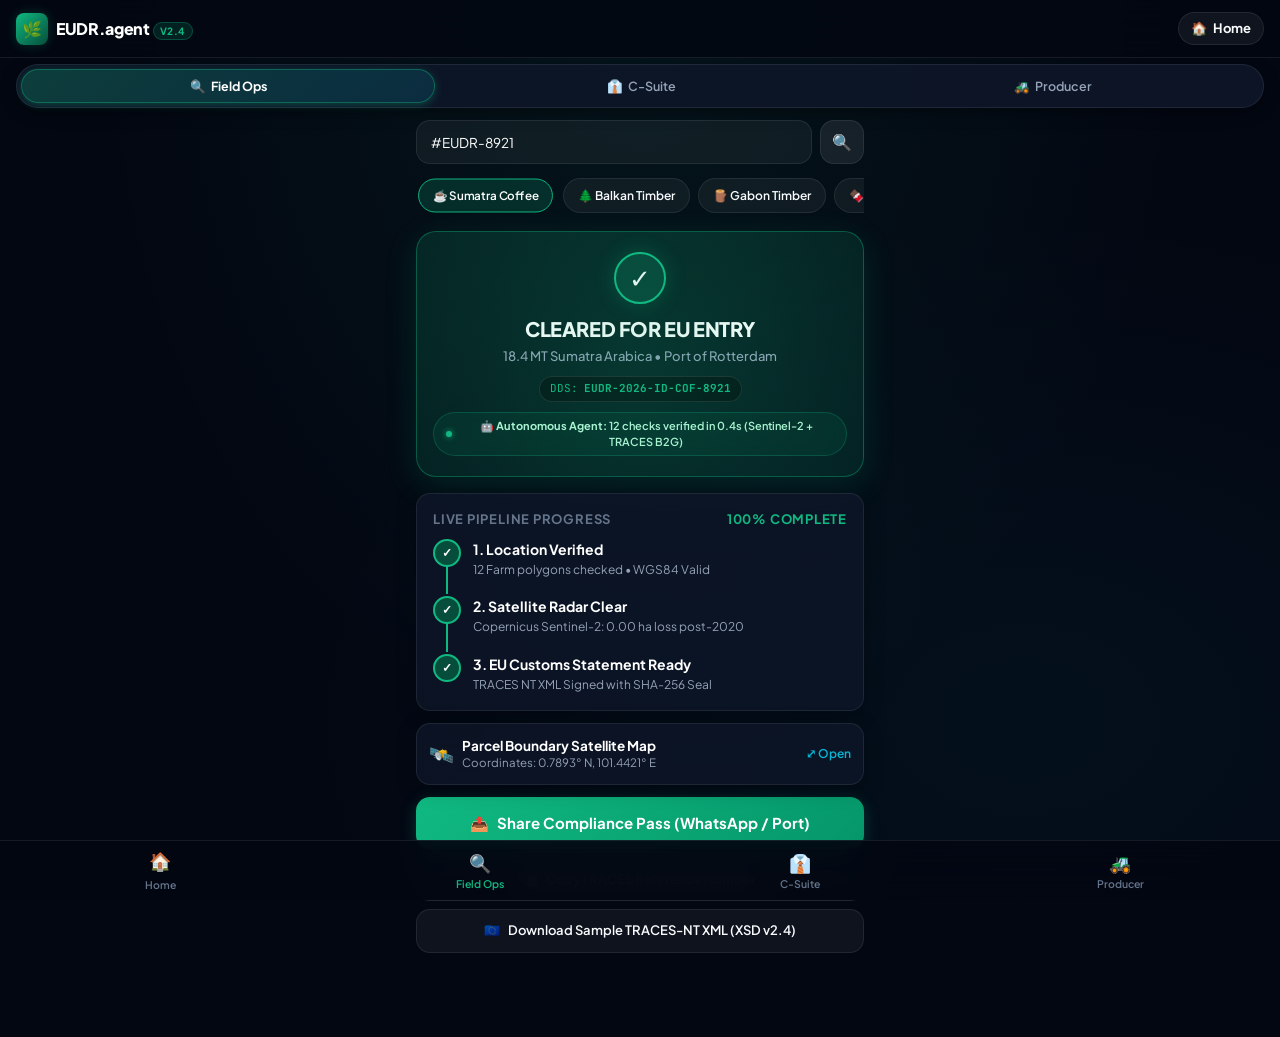
<file: app/static/mobile_hub.html>
<!DOCTYPE html>
<html lang="en">
<head>
  <meta charset="UTF-8">
  <meta name="viewport" content="width=device-width, initial-scale=1.0, maximum-scale=1.0, user-scalable=no, viewport-fit=cover">
  <title>EUDR.agent Mobile — Zero-Deforestation Global Clearance</title>
  <meta name="description" content="Mobile EUDR Compliance Command Hub for Producers, Port Inspectors, and Export Executives.">
  <meta name="theme-color" content="#030712">
  <meta name="apple-mobile-web-app-capable" content="yes">
  <meta name="apple-mobile-web-app-status-bar-style" content="black-translucent">
  <link rel="icon" type="image/svg+xml" href="/static/favicon.svg">
  <link rel="preconnect" href="https://fonts.googleapis.com">
  <link rel="preconnect" href="https://fonts.gstatic.com" crossorigin>
  <link href="https://fonts.googleapis.com/css2?family=Plus+Jakarta+Sans:wght@400;500;600;700;800&family=JetBrains+Mono:wght@400;500;600&display=swap" rel="stylesheet">

  <style>
    :root {
      --bg-base: #030712;
      --bg-surface: #0b1120;
      --bg-card: rgba(15, 23, 42, 0.75);
      --bg-card-hover: rgba(30, 41, 59, 0.85);
      --border-subtle: rgba(255, 255, 255, 0.08);
      --border-focus: rgba(16, 185, 129, 0.4);
      
      --emerald: #10b981;
      --emerald-glow: rgba(16, 185, 129, 0.25);
      --emerald-dark: #064e3b;
      --cyan: #06b6d4;
      --cyan-glow: rgba(6, 182, 212, 0.2);
      --amber: #f59e0b;
      --amber-glow: rgba(245, 158, 11, 0.2);
      --crimson: #ef4444;
      --crimson-glow: rgba(239, 68, 68, 0.25);
      --gold: #fbbf24;
      --purple: #8b5cf6;
      
      --text-main: #f8fafc;
      --text-muted: #94a3b8;
      --text-faint: #64748b;
      
      --font-sans: 'Plus Jakarta Sans', -apple-system, BlinkMacSystemFont, 'Segoe UI', Roboto, sans-serif;
      --font-mono: 'JetBrains Mono', monospace;
      
      --radius-sm: 8px;
      --radius-md: 14px;
      --radius-lg: 20px;
      --radius-full: 9999px;
      
      --safe-top: env(safe-area-inset-top, 0px);
      --safe-bottom: env(safe-area-inset-bottom, 0px);
    }

    * {
      box-sizing: border-box;
      margin: 0;
      padding: 0;
      -webkit-tap-highlight-color: transparent;
    }

    body {
      background-color: var(--bg-base);
      color: var(--text-main);
      font-family: var(--font-sans);
      font-size: 15px;
      line-height: 1.45;
      min-height: 100vh;
      overflow-x: hidden !important;
      position: relative;
      padding-top: calc(var(--safe-top) + 64px);
      padding-bottom: calc(var(--safe-bottom) + 84px);
      background-image: 
        radial-gradient(ellipse at 50% 0%, rgba(16, 185, 129, 0.08) 0%, transparent 60%),
        radial-gradient(ellipse at 80% 80%, rgba(6, 182, 212, 0.05) 0%, transparent 50%);
      background-attachment: fixed;
    }

    /* Top Navigation Bar */
    .top-bar {
      position: fixed;
      top: 0;
      left: 0;
      right: 0;
      height: calc(var(--safe-top) + 58px);
      padding-top: var(--safe-top);
      background: rgba(3, 7, 18, 0.88);
      backdrop-filter: blur(16px);
      -webkit-backdrop-filter: blur(16px);
      border-bottom: 1px solid var(--border-subtle);
      display: flex;
      align-items: center;
      justify-content: space-between;
      padding-left: 16px;
      padding-right: 16px;
      z-index: 100;
    }

    .brand-wrap {
      display: flex;
      align-items: center;
      gap: 8px;
      text-decoration: none;
    }

    .brand-logo-badge {
      width: 32px;
      height: 32px;
      border-radius: var(--radius-sm);
      background: linear-gradient(135deg, #10b981 0%, #064e3b 100%);
      display: flex;
      align-items: center;
      justify-content: center;
      font-weight: 800;
      font-size: 16px;
      color: #fff;
      box-shadow: 0 0 12px var(--emerald-glow);
    }

    .brand-title {
      font-weight: 800;
      font-size: 16px;
      letter-spacing: -0.02em;
      color: #fff;
    }

    .brand-tag {
      font-size: 10px;
      font-weight: 700;
      letter-spacing: 0.05em;
      text-transform: uppercase;
      background: rgba(16, 185, 129, 0.15);
      color: var(--emerald);
      padding: 2px 6px;
      border-radius: var(--radius-full);
      border: 1px solid rgba(16, 185, 129, 0.3);
    }

    .top-actions {
      display: flex;
      align-items: center;
      gap: 8px;
    }

    .btn-top-home {
      background: rgba(255, 255, 255, 0.06);
      border: 1px solid var(--border-subtle);
      color: #f8fafc;
      padding: 6px 12px;
      border-radius: var(--radius-full);
      display: flex;
      align-items: center;
      gap: 6px;
      font-size: 13px;
      font-weight: 700;
      text-decoration: none;
      transition: all 0.15s;
    }

    .btn-top-home:active {
      transform: scale(0.96);
      background: rgba(255, 255, 255, 0.12);
      border-color: rgba(255, 255, 255, 0.2);
    }

    /* 1-Tap Role Switcher Bar */
    .role-switcher-container {
      padding: 0 16px 12px 16px;
    }

    .role-switcher {
      display: flex;
      background: rgba(15, 23, 42, 0.85);
      border: 1px solid var(--border-subtle);
      border-radius: var(--radius-full);
      padding: 4px;
      position: relative;
      box-shadow: 0 4px 16px rgba(0, 0, 0, 0.4);
    }

    .role-btn {
      flex: 1;
      border: none;
      background: transparent;
      color: var(--text-muted);
      font-family: var(--font-sans);
      font-size: 12.5px;
      font-weight: 600;
      padding: 8px 4px;
      border-radius: var(--radius-full);
      cursor: pointer;
      display: flex;
      align-items: center;
      justify-content: center;
      gap: 5px;
      transition: all 0.2s cubic-bezier(0.16, 1, 0.3, 1);
      white-space: nowrap;
    }

    .role-btn.active {
      background: linear-gradient(135deg, rgba(16, 185, 129, 0.25), rgba(6, 182, 212, 0.15));
      color: #fff;
      font-weight: 700;
      box-shadow: 0 2px 8px rgba(16, 185, 129, 0.3);
      border: 1px solid rgba(16, 185, 129, 0.4);
    }

    .role-btn.role-csuite.active {
      background: linear-gradient(135deg, rgba(251, 191, 36, 0.2), rgba(139, 92, 246, 0.15));
      border-color: rgba(251, 191, 36, 0.5);
      color: #fef08a;
      box-shadow: 0 2px 8px rgba(251, 191, 36, 0.3);
    }

    /* Main Container */
    .main-content {
      padding: 0 16px;
      max-width: 480px;
      margin: 0 auto;
    }

    /* Views */
    .role-view {
      display: none;
      animation: fadeIn 0.25s ease-out forwards;
    }

    .role-view.active {
      display: block;
    }

    @keyframes fadeIn {
      from { opacity: 0; transform: translateY(6px); }
      to { opacity: 1; transform: translateY(0); }
    }

    /* Cards */
    .mobile-card {
      background: var(--bg-card);
      border: 1px solid var(--border-subtle);
      border-radius: var(--radius-md);
      padding: 16px;
      margin-bottom: 12px;
      backdrop-filter: blur(12px);
      -webkit-backdrop-filter: blur(12px);
      box-shadow: 0 4px 20px rgba(0, 0, 0, 0.25);
    }

    .card-title {
      font-size: 13px;
      font-weight: 700;
      text-transform: uppercase;
      letter-spacing: 0.06em;
      color: var(--text-faint);
      margin-bottom: 10px;
      display: flex;
      align-items: center;
      justify-content: space-between;
    }

    /* Hero Verdict Badge */
    .verdict-hero {
      background: linear-gradient(145deg, rgba(16, 185, 129, 0.12) 0%, rgba(6, 78, 59, 0.25) 100%);
      border: 1px solid rgba(16, 185, 129, 0.4);
      border-radius: var(--radius-lg);
      padding: 20px 16px;
      text-align: center;
      margin-bottom: 16px;
      position: relative;
      overflow: hidden;
      box-shadow: 0 8px 32px rgba(16, 185, 129, 0.15);
    }

    .verdict-hero::before {
      content: '';
      position: absolute;
      top: -50%;
      left: -50%;
      width: 200%;
      height: 200%;
      background: radial-gradient(circle, rgba(16, 185, 129, 0.15) 0%, transparent 60%);
      pointer-events: none;
    }

    .verdict-icon-wrap {
      width: 52px;
      height: 52px;
      margin: 0 auto 10px auto;
      background: rgba(16, 185, 129, 0.2);
      border: 2px solid var(--emerald);
      border-radius: var(--radius-full);
      display: flex;
      align-items: center;
      justify-content: center;
      font-size: 26px;
      box-shadow: 0 0 20px var(--emerald-glow);
    }

    .verdict-status {
      font-size: 20px;
      font-weight: 800;
      letter-spacing: -0.02em;
      color: #fff;
      margin-bottom: 4px;
    }

    .verdict-sub {
      font-size: 13px;
      color: var(--text-muted);
      font-weight: 500;
    }

    .verdict-ref-pill {
      display: inline-flex;
      align-items: center;
      gap: 6px;
      background: rgba(0, 0, 0, 0.4);
      border: 1px solid rgba(255, 255, 255, 0.1);
      padding: 4px 10px;
      border-radius: var(--radius-full);
      font-family: var(--font-mono);
      font-size: 11px;
      color: var(--emerald);
      margin-top: 10px;
    }

    /* 1-Line Autonomous Agent Guarantee Badge */
    .agent-trust-badge {
      display: inline-flex;
      align-items: center;
      gap: 6px;
      background: rgba(16, 185, 129, 0.08);
      border: 1px solid rgba(16, 185, 129, 0.25);
      padding: 5px 12px;
      border-radius: var(--radius-full);
      font-size: 11px;
      font-weight: 600;
      color: #a7f3d0;
      margin-top: 10px;
      width: 100%;
      justify-content: center;
      text-align: center;
      backdrop-filter: blur(8px);
      -webkit-backdrop-filter: blur(8px);
    }

    .agent-trust-badge.badge-gold {
      background: rgba(251, 191, 36, 0.08);
      border-color: rgba(251, 191, 36, 0.25);
      color: #fde68a;
    }

    .agent-trust-badge.badge-cyan {
      background: rgba(6, 182, 212, 0.08);
      border-color: rgba(6, 182, 212, 0.25);
      color: #a5f3fc;
    }

    .agent-pulse-dot {
      width: 6px;
      height: 6px;
      border-radius: 50%;
      background: var(--emerald);
      box-shadow: 0 0 6px var(--emerald);
      animation: agentBlink 1.8s infinite;
      flex-shrink: 0;
    }

    .badge-gold .agent-pulse-dot {
      background: var(--gold);
      box-shadow: 0 0 6px var(--gold);
    }

    .badge-cyan .agent-pulse-dot {
      background: var(--cyan);
      box-shadow: 0 0 6px var(--cyan);
    }

    @keyframes agentBlink {
      0%, 100% { opacity: 1; transform: scale(1); }
      50% { opacity: 0.35; transform: scale(0.8); }
    }

    /* 1-Tap Scenarios Carousel */
    .chips-carousel {
      display: flex;
      gap: 8px;
      overflow-x: auto;
      padding-bottom: 6px;
      margin-bottom: 12px;
      scrollbar-width: none;
    }
    .chips-carousel::-webkit-scrollbar { display: none; }

    .chip-btn {
      flex: 0 0 auto;
      background: rgba(255, 255, 255, 0.05);
      border: 1px solid var(--border-subtle);
      border-radius: var(--radius-full);
      padding: 9px 14px;
      color: var(--text-main);
      font-family: var(--font-sans);
      font-size: 12px;
      font-weight: 600;
      display: flex;
      align-items: center;
      gap: 6px;
      cursor: pointer;
      transition: all 0.15s;
    }

    .chip-btn:active, .chip-btn.active {
      background: rgba(16, 185, 129, 0.18);
      border-color: var(--emerald);
      color: #fff;
      transform: scale(0.97);
    }

    .chip-btn.alert:active, .chip-btn.alert.active {
      background: rgba(239, 68, 68, 0.18);
      border-color: var(--crimson);
      color: #fca5a5;
    }

    /* 3-Step Simple Progress Stepper */
    .stepper-wrap {
      margin-top: 6px;
    }

    .step-item {
      display: flex;
      align-items: flex-start;
      gap: 12px;
      position: relative;
      padding-bottom: 18px;
    }

    .step-item:last-child {
      padding-bottom: 0;
    }

    .step-item:not(:last-child)::after {
      content: '';
      position: absolute;
      top: 26px;
      left: 13px;
      width: 2px;
      bottom: 2px;
      background: rgba(255, 255, 255, 0.1);
    }

    .step-item.done:not(:last-child)::after {
      background: var(--emerald);
    }

    .step-icon-dot {
      width: 28px;
      height: 28px;
      border-radius: var(--radius-full);
      background: rgba(255, 255, 255, 0.06);
      border: 2px solid var(--border-subtle);
      display: flex;
      align-items: center;
      justify-content: center;
      font-size: 12px;
      font-weight: 700;
      color: var(--text-faint);
      z-index: 2;
    }

    .step-item.done .step-icon-dot {
      background: var(--emerald-dark);
      border-color: var(--emerald);
      color: #fff;
    }

    .step-item.active .step-icon-dot {
      background: rgba(6, 182, 212, 0.2);
      border-color: var(--cyan);
      color: var(--cyan);
      animation: pulseDot 1.4s infinite;
    }

    @keyframes pulseDot {
      0%, 100% { box-shadow: 0 0 0 0 rgba(6, 182, 212, 0.4); }
      50% { box-shadow: 0 0 0 6px rgba(6, 182, 212, 0); }
    }

    .step-info {
      flex: 1;
    }

    .step-title {
      font-weight: 700;
      font-size: 14px;
      color: #fff;
      display: flex;
      align-items: center;
      justify-content: space-between;
    }

    .step-desc {
      font-size: 12px;
      color: var(--text-muted);
      margin-top: 2px;
    }

    /* Big Action Buttons */
    .btn-action-primary {
      width: 100%;
      height: 52px;
      background: linear-gradient(135deg, #10b981 0%, #059669 100%);
      border: none;
      border-radius: var(--radius-md);
      color: #fff;
      font-family: var(--font-sans);
      font-size: 15px;
      font-weight: 700;
      display: flex;
      align-items: center;
      justify-content: center;
      gap: 8px;
      cursor: pointer;
      box-shadow: 0 4px 16px var(--emerald-glow);
      transition: all 0.15s;
      margin-top: 10px;
    }

    .btn-action-primary:active {
      transform: scale(0.98);
      box-shadow: 0 2px 8px var(--emerald-glow);
    }

    .btn-action-secondary {
      width: 100%;
      height: 44px;
      background: rgba(255, 255, 255, 0.05);
      border: 1px solid var(--border-subtle);
      border-radius: var(--radius-md);
      color: var(--text-main);
      font-family: var(--font-sans);
      font-size: 13px;
      font-weight: 600;
      display: flex;
      align-items: center;
      justify-content: center;
      gap: 6px;
      cursor: pointer;
      margin-top: 8px;
      transition: all 0.15s;
    }

    .btn-action-secondary:active {
      background: rgba(255, 255, 255, 0.1);
    }

    /* C-Suite Executive Grid */
    .kpi-grid {
      display: grid;
      grid-template-columns: 1fr 1fr;
      gap: 10px;
      margin-bottom: 14px;
    }

    .kpi-box {
      background: rgba(15, 23, 42, 0.6);
      border: 1px solid var(--border-subtle);
      border-radius: var(--radius-md);
      padding: 12px;
      position: relative;
    }

    .kpi-label {
      font-size: 11px;
      font-weight: 600;
      color: var(--text-faint);
      text-transform: uppercase;
      margin-bottom: 4px;
    }

    .kpi-val {
      font-size: 20px;
      font-weight: 800;
      color: #fff;
      font-family: var(--font-mono);
      letter-spacing: -0.02em;
    }

    .kpi-badge {
      font-size: 10px;
      font-weight: 700;
      padding: 2px 6px;
      border-radius: var(--radius-full);
      display: inline-block;
      margin-top: 4px;
    }

    .kpi-emerald { background: rgba(16, 185, 129, 0.15); color: var(--emerald); }
    .kpi-amber { background: rgba(245, 158, 11, 0.15); color: var(--amber); }

    .csuite-alert-box {
      background: rgba(245, 158, 11, 0.08);
      border: 1px solid rgba(245, 158, 11, 0.3);
      border-radius: var(--radius-md);
      padding: 14px;
      margin-bottom: 12px;
    }

    .csuite-alert-head {
      display: flex;
      align-items: center;
      gap: 8px;
      font-weight: 700;
      font-size: 13.5px;
      color: #fef08a;
      margin-bottom: 4px;
    }

    /* Producer Gateway Elements */
    .gps-tap-area {
      background: linear-gradient(145deg, rgba(6, 182, 212, 0.1) 0%, rgba(15, 23, 42, 0.6) 100%);
      border: 2px dashed rgba(6, 182, 212, 0.35);
      border-radius: var(--radius-md);
      padding: 24px 16px;
      text-align: center;
      cursor: pointer;
      margin-bottom: 12px;
      transition: all 0.2s;
    }

    .gps-tap-area:active {
      border-color: var(--cyan);
      background: rgba(6, 182, 212, 0.15);
      transform: scale(0.99);
    }

    .gps-icon-ring {
      width: 58px;
      height: 58px;
      margin: 0 auto 10px auto;
      border-radius: var(--radius-full);
      background: rgba(6, 182, 212, 0.15);
      border: 2px solid var(--cyan);
      display: flex;
      align-items: center;
      justify-content: center;
      font-size: 26px;
    }

    /* Search & Short Code Bar */
    .search-box-wrap {
      display: flex;
      gap: 8px;
      margin-bottom: 14px;
    }

    .search-input {
      flex: 1;
      height: 44px;
      background: rgba(255, 255, 255, 0.05);
      border: 1px solid var(--border-subtle);
      border-radius: var(--radius-md);
      padding: 0 14px;
      font-family: var(--font-sans);
      font-size: 13.5px;
      color: #fff;
      outline: none;
    }

    .search-input:focus {
      border-color: var(--emerald);
      background: rgba(16, 185, 129, 0.05);
    }

    .btn-search-go {
      width: 44px;
      height: 44px;
      background: rgba(255, 255, 255, 0.08);
      border: 1px solid var(--border-subtle);
      border-radius: var(--radius-md);
      color: #fff;
      display: flex;
      align-items: center;
      justify-content: center;
      font-size: 16px;
      cursor: pointer;
    }

    /* Map Modal */
    .modal-backdrop {
      position: fixed;
      top: 0; left: 0; right: 0; bottom: 0;
      background: rgba(0, 0, 0, 0.85);
      backdrop-filter: blur(12px);
      -webkit-backdrop-filter: blur(12px);
      z-index: 200;
      display: none;
      align-items: center;
      justify-content: center;
      padding: 16px;
    }

    .modal-backdrop.open {
      display: flex;
    }

    .modal-box {
      background: var(--bg-surface);
      border: 1px solid var(--border-subtle);
      border-radius: var(--radius-lg);
      width: 100%;
      max-width: 440px;
      padding: 18px;
      position: relative;
    }

    .modal-close-btn {
      position: absolute;
      top: 14px;
      right: 14px;
      width: 32px;
      height: 32px;
      border-radius: var(--radius-full);
      background: rgba(255, 255, 255, 0.1);
      border: none;
      color: #fff;
      font-size: 16px;
      cursor: pointer;
    }

    /* Toast Notification */
    .toast-msg {
      position: fixed;
      bottom: calc(var(--safe-bottom) + 90px);
      left: 50%;
      transform: translateX(-50%) translateY(30px);
      background: rgba(15, 23, 42, 0.95);
      border: 1px solid var(--emerald);
      color: #fff;
      font-size: 13px;
      font-weight: 600;
      padding: 10px 18px;
      border-radius: var(--radius-full);
      box-shadow: 0 8px 24px rgba(0, 0, 0, 0.5);
      opacity: 0;
      pointer-events: none;
      transition: all 0.25s cubic-bezier(0.16, 1, 0.3, 1);
      z-index: 300;
      white-space: nowrap;
    }

    .toast-msg.show {
      opacity: 1;
      transform: translateX(-50%) translateY(0);
    }

    /* Fixed Bottom Footer Links */
    .mobile-bottom-nav {
      position: fixed;
      bottom: 0;
      left: 0;
      right: 0;
      height: calc(var(--safe-bottom) + 60px);
      padding-bottom: var(--safe-bottom);
      background: rgba(3, 7, 18, 0.92);
      backdrop-filter: blur(16px);
      -webkit-backdrop-filter: blur(16px);
      border-top: 1px solid var(--border-subtle);
      display: flex;
      align-items: center;
      justify-content: space-around;
      z-index: 100;
    }

    .nav-tab-btn {
      flex: 1;
      display: flex;
      flex-direction: column;
      align-items: center;
      justify-content: center;
      gap: 3px;
      background: transparent;
      border: none;
      color: var(--text-faint);
      font-family: var(--font-sans);
      font-size: 10.5px;
      font-weight: 600;
      cursor: pointer;
      height: 100%;
    }

    .nav-tab-btn.active {
      color: var(--emerald);
    }

    .nav-tab-btn.nav-csuite.active {
      color: var(--gold);
    }

    .nav-tab-icon {
      font-size: 18px;
    }
  </style>
</head>
<body>

  <!-- Top Navigation Bar -->
  <header class="top-bar">
    <a href="/" class="brand-wrap">
      <div class="brand-logo-badge">🌿</div>
      <div>
        <span class="brand-title">EUDR.agent</span>
        <span class="brand-tag">v2.4</span>
      </div>
    </a>
    <div class="top-actions">
      <!-- Clean Home Return Button -->
      <a href="/" class="btn-top-home" title="Return to Home">
        <span>🏠</span>
        <span>Home</span>
      </a>
    </div>
  </header>

  <!-- 1-Tap Role Switcher Bar -->
  <div class="role-switcher-container">
    <div class="role-switcher">
      <button class="role-btn active" id="btn-role-ops" onclick="switchRole('ops')">
        <span>🔍</span> Field Ops
      </button>
      <button class="role-btn role-csuite" id="btn-role-csuite" onclick="switchRole('csuite')">
        <span>👔</span> C-Suite
      </button>
      <button class="role-btn" id="btn-role-producer" onclick="switchRole('producer')">
        <span>🚜</span> Producer
      </button>
    </div>
  </div>

  <!-- Main Container -->
  <main class="main-content">

    <!-- ========================================== -->
    <!-- VIEW 1: FIELD OPERATIONS HUB (항만·현장실무) -->
    <!-- ========================================== -->
    <section id="view-ops" class="role-view active">

      <!-- Search & 6-Digit Short Code Bar -->
      <div class="search-box-wrap">
        <input type="text" id="ops-search-input" class="search-input" placeholder="Enter B/L, DDS ID, or Short Code (#8921)" value="#EUDR-8921">
        <button class="btn-search-go" onclick="runSearchAudit()">🔍</button>
      </div>

      <!-- 1-Tap Audit Scenarios Chips -->
      <div class="chips-carousel">
        <button class="chip-btn active" onclick="loadScenario('sumatra')">☕ Sumatra Coffee</button>
        <button class="chip-btn" onclick="loadScenario('balkan')">🌲 Balkan Timber</button>
        <button class="chip-btn" onclick="loadScenario('gabon')">🪵 Gabon Timber</button>
        <button class="chip-btn" onclick="loadScenario('ivory')">🍫 Ivory Cocoa</button>
        <button class="chip-btn alert" onclick="loadScenario('violation')">⚠️ Test Violation</button>
      </div>

      <!-- Hero Verdict Badge -->
      <div class="verdict-hero" id="verdict-card">
        <div class="verdict-icon-wrap" id="verdict-icon">✓</div>
        <div class="verdict-status" id="verdict-status-text">CLEARED FOR EU ENTRY</div>
        <div class="verdict-sub" id="verdict-sub-text">18.4 MT Sumatra Arabica • Port of Rotterdam</div>
        <div class="verdict-ref-pill" id="verdict-ref-pill">
          <span>DDS:</span> <strong id="verdict-ref-id">EUDR-2026-ID-COF-8921</strong>
        </div>
        <div class="agent-trust-badge" id="verdict-agent-badge">
          <span class="agent-pulse-dot"></span>
          <span>🤖 <strong>Autonomous Agent:</strong> 12 checks verified in 0.4s (Sentinel-2 + TRACES B2G)</span>
        </div>
      </div>

      <!-- 3-Step Simple Progress Stepper -->
      <div class="mobile-card">
        <div class="card-title">
          <span>LIVE PIPELINE PROGRESS</span>
          <span style="color: var(--emerald); font-weight: 700;">100% COMPLETE</span>
        </div>

        <div class="stepper-wrap">
          <div class="step-item done" id="step-1">
            <div class="step-icon-dot">✓</div>
            <div class="step-info">
              <div class="step-title">1. Location Verified</div>
              <div class="step-desc">12 Farm polygons checked • WGS84 Valid</div>
            </div>
          </div>

          <div class="step-item done" id="step-2">
            <div class="step-icon-dot">✓</div>
            <div class="step-info">
              <div class="step-title">2. Satellite Radar Clear</div>
              <div class="step-desc">Copernicus Sentinel-2: 0.00 ha loss post-2020</div>
            </div>
          </div>

          <div class="step-item done" id="step-3">
            <div class="step-icon-dot">✓</div>
            <div class="step-info">
              <div class="step-title">3. EU Customs Statement Ready</div>
              <div class="step-desc">TRACES NT XML Signed with SHA-256 Seal</div>
            </div>
          </div>
        </div>
      </div>

      <!-- Satellite Preview Thumbnail Card -->
      <div class="mobile-card" style="padding: 12px; cursor: pointer;" onclick="openMapModal()">
        <div style="display: flex; align-items: center; justify-content: space-between;">
          <div style="display: flex; align-items: center; gap: 8px;">
            <span style="font-size: 20px;">🛰️</span>
            <div>
              <div style="font-size: 13.5px; font-weight: 700; color: #fff;">Parcel Boundary Satellite Map</div>
              <div style="font-size: 11.5px; color: var(--text-muted);">Coordinates: 0.7893° N, 101.4421° E</div>
            </div>
          </div>
          <span style="color: var(--cyan); font-size: 12px; font-weight: 600;">⤢ Open</span>
        </div>
      </div>

      <!-- 1-Tap Action Buttons -->
      <button class="btn-action-primary" onclick="shareCompliancePass()">
        <span>📤</span> Share Compliance Pass (WhatsApp / Port)
      </button>
      <button class="btn-action-secondary" onclick="copyDdsRef()">
        <span>📋</span> Copy TRACES Reference Number
      </button>
      <a href="/api/v1/eudr/sample/traces-xml" download class="btn-action-secondary" style="text-decoration: none; display: flex; align-items: center; justify-content: center; gap: 8px;">
        <span>🇪🇺</span> Download Sample TRACES-NT XML (XSD v2.4)
      </a>

    </section>

    <!-- ========================================== -->
    <!-- VIEW 2: C-SUITE EXECUTIVE WAR ROOM (임원진)  -->
    <!-- ========================================== -->
    <section id="view-csuite" class="role-view">

      <div class="mobile-card" style="background: linear-gradient(145deg, rgba(251, 191, 36, 0.08) 0%, rgba(15, 23, 42, 0.8) 100%); border-color: rgba(251, 191, 36, 0.3);">
        <div style="display: flex; align-items: center; justify-content: space-between; margin-bottom: 8px;">
          <span style="font-size: 12px; font-weight: 700; color: var(--gold); letter-spacing: 0.05em;">👔 CEO COMPLIANCE RADAR</span>
          <span style="font-size: 10px; font-family: var(--font-mono); color: var(--text-faint);">ERP SYNC: 14m ago</span>
        </div>
        <div style="font-size: 16px; font-weight: 800; color: #fff; margin-bottom: 2px;">Global EU Export Portfolio</div>
        <div style="font-size: 12px; color: var(--text-muted);">Rotterdam • Hamburg • Antwerp Terminals</div>
        <div class="agent-trust-badge badge-gold">
          <span class="agent-pulse-dot"></span>
          <span>🤖 <strong>AI Risk Shield:</strong> 24/7 Autonomous Radar • Zero Art. 25 Penalty Exposure</span>
        </div>
      </div>

      <!-- 4 Core Executive KPIs -->
      <div class="kpi-grid">
        <div class="kpi-box">
          <div class="kpi-label">Monitored Volume</div>
          <div class="kpi-val">€38.5M</div>
          <span class="kpi-badge kpi-emerald">100% Tracked</span>
        </div>
        <div class="kpi-box">
          <div class="kpi-label">EU Clearance</div>
          <div class="kpi-val" style="color: var(--emerald);">96.4%</div>
          <span class="kpi-badge kpi-emerald">€37.1M Cleared</span>
        </div>
        <div class="kpi-box">
          <div class="kpi-label">At-Risk Cargo</div>
          <div class="kpi-val" style="color: var(--amber);">€1.4M</div>
          <span class="kpi-badge kpi-amber">1 Action Pending</span>
        </div>
        <div class="kpi-box">
          <div class="kpi-label">Penalty Exposure</div>
          <div class="kpi-val" style="color: var(--emerald);">€0.00</div>
          <span class="kpi-badge kpi-emerald">Article 25 Safe</span>
        </div>
      </div>

      <!-- CEO Action Required Banner -->
      <div class="csuite-alert-box">
        <div class="csuite-alert-head">
          <span>🚨</span> 1 Shipment Requires Executive Sign-Off
        </div>
        <div style="font-size: 12.5px; color: var(--text-muted); margin-bottom: 10px;">
          Container <strong>#MSCU-8891</strong> (Gabon Timber • €420K) auto-sliced to comply with &le;4ha parcel rules.
        </div>
        <button class="btn-action-primary" style="height: 42px; font-size: 13.5px; background: linear-gradient(135deg, #f59e0b 0%, #d97706 100%);" onclick="ceoSignOff()">
          <span>✍️</span> 1-Tap CEO Sign-Off & Release to EU
        </button>
      </div>

      <!-- Commodity Breakdown -->
      <div class="mobile-card">
        <div class="card-title">
          <span>PORTFOLIO BY COMMODITY</span>
        </div>
        <div style="display: flex; flex-direction: column; gap: 10px; font-size: 13px;">
          <div style="display: flex; justify-content: space-between; align-items: center;">
            <span>☕ Specialty Coffee (Indonesia)</span>
            <strong style="color: var(--emerald);">100% Cleared (€18M)</strong>
          </div>
          <div style="display: flex; justify-content: space-between; align-items: center;">
            <span>🪵 FSC Timber Concessions (Gabon)</span>
            <strong style="color: var(--amber);">94% Cleared (€12M)</strong>
          </div>
          <div style="display: flex; justify-content: space-between; align-items: center;">
            <span>🍫 Smallholder Cocoa (Ivory Coast)</span>
            <strong style="color: var(--emerald);">100% Cleared (€8.5M)</strong>
          </div>
        </div>
      </div>

      <!-- Executive Action -->
      <button class="btn-action-secondary" onclick="downloadBoardPdf()">
        <span>📄</span> Download 1-Page Board Briefing PDF
      </button>
      <a href="/api/v1/eudr/sample/traces-xml" download class="btn-action-secondary" style="text-decoration: none; display: flex; align-items: center; justify-content: center; gap: 8px;">
        <span>🇪🇺</span> Download Sample TRACES-NT XML (Customs XSD v2.4)
      </a>

    </section>

    <!-- ========================================== -->
    <!-- VIEW 3: PRODUCER GATEWAY (산지 농장·생산자)   -->
    <!-- ========================================== -->
    <section id="view-producer" class="role-view">

      <div class="mobile-card" style="background: linear-gradient(145deg, rgba(6, 182, 212, 0.1) 0%, rgba(15, 23, 42, 0.8) 100%); border-color: rgba(6, 182, 212, 0.3);">
        <div style="display: flex; align-items: center; justify-content: space-between; margin-bottom: 6px;">
          <span style="font-size: 12px; font-weight: 700; color: var(--cyan); letter-spacing: 0.05em;">🚜 PRODUCER FARM PASSPORT</span>
          <!-- Language Switcher -->
          <select id="lang-select" onchange="changeLanguage()" style="background: rgba(0,0,0,0.4); border: 1px solid var(--border-subtle); color: #fff; font-size: 11px; padding: 2px 6px; border-radius: var(--radius-sm);">
            <option value="en">🇬🇧 English</option>
            <option value="id">🇮🇩 Bahasa Indonesia</option>
            <option value="fr">🇫🇷 Français</option>
            <option value="es">🇪🇸 Español</option>
            <option value="pt">🇧🇷 Português</option>
            <option value="kr">🇰🇷 한국어</option>
          </select>
        </div>
        <div style="font-size: 15px; font-weight: 700; color: #fff;" id="prod-welcome">Sumatra Co-op Plot #04</div>
        <div style="font-size: 12px; color: var(--text-muted);" id="prod-sub">Register farm coordinates for zero-deforestation export.</div>
        <div class="agent-trust-badge badge-cyan">
          <span class="agent-pulse-dot"></span>
          <span>🤖 <strong>Autonomous Self-Healing:</strong> GPS Canopy Jitter Cleared • ZK-Proof Sealed</span>
        </div>
      </div>

      <!-- 1-Tap GPS Record Area -->
      <div class="gps-tap-area" onclick="recordGpsBoundary()">
        <div class="gps-icon-ring">📍</div>
        <div style="font-weight: 800; font-size: 16px; color: #fff;" id="prod-gps-title">Record Farm GPS Boundary</div>
        <div style="font-size: 12px; color: var(--cyan); margin-top: 4px;" id="prod-gps-sub">Tap to walk parcel perimeter (±1.2m Accuracy)</div>
      </div>

      <!-- Land Title Snapshot -->
      <div class="mobile-card" style="padding: 12px; cursor: pointer;" onclick="snapLandTitle()">
        <div style="display: flex; align-items: center; justify-content: space-between;">
          <div style="display: flex; align-items: center; gap: 10px;">
            <span style="font-size: 22px;">📷</span>
            <div>
              <div style="font-size: 13.5px; font-weight: 700; color: #fff;">Snap Land Permit / Harvest Title</div>
              <div style="font-size: 11.5px; color: var(--text-muted);">Encrypted on-device (Zero-Knowledge)</div>
            </div>
          </div>
          <span style="color: var(--emerald); font-size: 18px;">+</span>
        </div>
      </div>

      <!-- Zero-Knowledge Privacy Seal -->
      <div class="mobile-card" style="background: rgba(16, 185, 129, 0.05); border-color: rgba(16, 185, 129, 0.2);">
        <div style="display: flex; align-items: center; gap: 8px; margin-bottom: 4px;">
          <span style="font-size: 16px;">🛡️</span>
          <span style="font-size: 12px; font-weight: 700; color: var(--emerald);">ZERO-KNOWLEDGE PRIVACY ACTIVE</span>
        </div>
        <div style="font-size: 11.5px; color: var(--text-muted); line-height: 1.4;">
          Your exact farm yield and coordinates are shielded from middleman price-gouging. Only cryptographic proof is sent to EU Customs.
        </div>
      </div>

      <!-- Action -->
      <button class="btn-action-primary" onclick="generateFarmQr()">
        <span>📲</span> Generate Farm QR Passport
      </button>

    </section>

  </main>

  <!-- Satellite Map Modal -->
  <div class="modal-backdrop" id="map-modal">
    <div class="modal-box">
      <button class="modal-close-btn" onclick="closeMapModal()">✕</button>
      <div style="font-size: 16px; font-weight: 800; margin-bottom: 4px;">🛰️ Copernicus Satellite Boundary</div>
      <div style="font-size: 12px; color: var(--text-muted); margin-bottom: 12px;">10m Multi-Spectral Sentinel-2 • Zero Deforestation</div>
      
      <!-- Visual SVG Polygon Simulated Map -->
      <div style="width: 100%; height: 220px; background: #022c22; border-radius: var(--radius-md); position: relative; overflow: hidden; display: flex; align-items: center; justify-content: center; border: 1px solid rgba(16, 185, 129, 0.4);">
        <svg viewBox="0 0 300 200" style="width: 100%; height: 100%;">
          <!-- Grid lines -->
          <defs>
            <pattern id="grid" width="30" height="30" patternUnits="userSpaceOnUse">
              <path d="M 30 0 L 0 0 0 30" fill="none" stroke="rgba(16, 185, 129, 0.15)" stroke-width="1"/>
            </pattern>
          </defs>
          <rect width="100%" height="100%" fill="url(#grid)" />
          
          <!-- Forest parcel polygon -->
          <polygon points="60,40 180,30 240,90 220,160 100,170 40,110" 
                   fill="rgba(16, 185, 129, 0.35)" 
                   stroke="#10b981" 
                   stroke-width="2.5" 
                   stroke-dasharray="4,2"/>
          
          <!-- Vertices -->
          <circle cx="60" cy="40" r="4" fill="#fff" stroke="#10b981" stroke-width="2"/>
          <circle cx="180" cy="30" r="4" fill="#fff" stroke="#10b981" stroke-width="2"/>
          <circle cx="240" cy="90" r="4" fill="#fff" stroke="#10b981" stroke-width="2"/>
          <circle cx="220" cy="160" r="4" fill="#fff" stroke="#10b981" stroke-width="2"/>
          <circle cx="100" cy="170" r="4" fill="#fff" stroke="#10b981" stroke-width="2"/>
          <circle cx="40" cy="110" r="4" fill="#fff" stroke="#10b981" stroke-width="2"/>

          <!-- Center Label -->
          <text x="140" y="105" fill="#fff" font-size="12" font-weight="700" text-anchor="middle" font-family="'Plus Jakarta Sans', sans-serif">18.4 ha Verified</text>
          <text x="140" y="122" fill="#6ee7b7" font-size="10" text-anchor="middle" font-family="'JetBrains Mono', monospace">0.00 ha loss</text>
        </svg>
      </div>

      <div style="margin-top: 12px; font-size: 11.5px; color: var(--text-faint); text-align: center;">
        Cutoff Date: Dec 31, 2020 Compliant • SHA-256 Polygon Hash Verified
      </div>
    </div>
  </div>

  <!-- QR Scanner Modal -->
  <div class="modal-backdrop" id="qr-modal">
    <div class="modal-box" style="text-align: center;">
      <button class="modal-close-btn" onclick="closeQrModal()">✕</button>
      <div style="font-size: 16px; font-weight: 800; margin-bottom: 4px;">📷 Point at Container or Pallet QR</div>
      <div style="font-size: 12px; color: var(--text-muted); margin-bottom: 16px;">Instant 1-second EUDR verification</div>
      
      <!-- Simulated Camera Viewport -->
      <div style="width: 240px; height: 240px; margin: 0 auto; background: #000; border-radius: var(--radius-md); position: relative; border: 2px solid var(--emerald); display: flex; align-items: center; justify-content: center; overflow: hidden;">
        <div style="position: absolute; width: 180px; height: 180px; border: 2px dashed rgba(255,255,255,0.4); border-radius: 12px;"></div>
        <!-- Laser Scanner Animation Line -->
        <div style="position: absolute; width: 100%; height: 2px; background: var(--emerald); box-shadow: 0 0 8px var(--emerald); animation: scanLine 2s infinite ease-in-out;"></div>
        <span style="font-size: 40px; opacity: 0.3;">📦</span>
      </div>

      <style>
        @keyframes scanLine {
          0%, 100% { top: 15%; }
          50% { top: 85%; }
        }
      </style>

      <button class="btn-action-primary" style="margin-top: 16px;" onclick="simulateQrDetection()">
        <span>⚡</span> Simulate Scan Detection (#8921)
      </button>
    </div>
  </div>

  <!-- Toast Notification -->
  <div id="toast" class="toast-msg">Copied to clipboard!</div>

  <!-- Fixed Bottom Role Navigation Bar -->
  <nav class="mobile-bottom-nav">
    <a href="/" class="nav-tab-btn" style="text-decoration: none;">
      <span class="nav-tab-icon">🏠</span>
      <span>Home</span>
    </a>
    <button class="nav-tab-btn active" id="nav-btn-ops" onclick="switchRole('ops')">
      <span class="nav-tab-icon">🔍</span>
      <span>Field Ops</span>
    </button>
    <button class="nav-tab-btn nav-csuite" id="nav-btn-csuite" onclick="switchRole('csuite')">
      <span class="nav-tab-icon">👔</span>
      <span>C-Suite</span>
    </button>
    <button class="nav-tab-btn" id="nav-btn-producer" onclick="switchRole('producer')">
      <span class="nav-tab-icon">🚜</span>
      <span>Producer</span>
    </button>
  </nav>

  <!-- Logic Script (Vanilla ES6, < 8KB) -->
  <script>
    // Role Switching
    function switchRole(role) {
      document.querySelectorAll('.role-view').forEach(el => el.classList.remove('active'));
      document.querySelectorAll('.role-btn').forEach(el => el.classList.remove('active'));
      document.querySelectorAll('.nav-tab-btn').forEach(el => el.classList.remove('active'));

      const targetView = document.getElementById('view-' + role);
      const targetBtn = document.getElementById('btn-role-' + role);
      const targetNav = document.getElementById('nav-btn-' + role);

      if (targetView) targetView.classList.add('active');
      if (targetBtn) targetBtn.classList.add('active');
      if (targetNav) targetNav.classList.add('active');

      window.scrollTo({ top: 0, behavior: 'smooth' });
    }

    // Auto-detect role or scenario from URL query parameters
    window.addEventListener('DOMContentLoaded', () => {
      const urlParams = new URLSearchParams(window.location.search);
      const roleParam = urlParams.get('role');
      if (roleParam && ['ops', 'csuite', 'producer'].includes(roleParam)) {
        switchRole(roleParam);
      }
      const scenarioParam = urlParams.get('scenario');
      if (scenarioParam && scenarios[scenarioParam]) {
        loadScenario(scenarioParam);
      }
    });

    // Scenarios Engine
    const scenarios = {
      sumatra: {
        status: "CLEARED FOR EU ENTRY",
        sub: "18.4 MT Sumatra Arabica • Port of Rotterdam",
        ref: "EUDR-2026-ID-COF-8921",
        isAlert: false,
        step1: "12 Farm polygons checked • WGS84 Valid",
        step2: "Copernicus Sentinel-2: 0.00 ha loss post-2020",
        step3: "TRACES NT XML Signed with SHA-256 Seal"
      },
      balkan: {
        status: "CLEARED FOR EU ENTRY",
        sub: "32.0 MT Sawn Oak & Beech (Serbia/EU) • Port of Koper / Graz",
        ref: "EUDR-2026-RS-TMB-5510",
        isAlert: false,
        step1: "Tara & Zlatibor forest plots mapped (WGS84 Closed Polygon)",
        step2: "Copernicus Sentinel-2: 0.00 ha loss post-2020 verified",
        step3: "TRACES NT XML Signed with SHA-256 Seal (HS 440791 Sawn Wood)"
      },
      gabon: {
        status: "CLEARED (AUTO-SLICED)",
        sub: "24.6 MT Okoumé Timber • Port of Hamburg",
        ref: "EUDR-2026-GA-TMB-4102",
        isAlert: false,
        step1: "Large 16ha parcel auto-sliced into 4x 4ha plots",
        step2: "Forest Stewardship (FSC) & Sentinel-2 Verified",
        step3: "Customs Pre-Clearance Accepted (SWEC Code: 200)"
      },
      ivory: {
        status: "CLEARED FOR EU ENTRY",
        sub: "12.0 MT Cocoa Co-op • Port of Antwerp",
        ref: "EUDR-2026-CI-COC-7719",
        isAlert: false,
        step1: "6 Smallholder family plots boundary verified",
        step2: "Zero post-2020 deforestation detected",
        step3: "Article 31 Due Diligence Statement Issued"
      },
      violation: {
        status: "DEFORESTATION ALERT: REJECTED",
        sub: "8.2 MT Rubber • Violation at Border Inspection",
        ref: "EUDR-ALERT-NON-COMPLIANT",
        isAlert: true,
        step1: "Coordinates located inside protected national park",
        step2: "WARNING: 1.42 ha tree cover loss detected (2022)",
        step3: "BLOCKED: TRACES NT rejected automatically"
      }
    };

    function loadScenario(name) {
      document.querySelectorAll('.chip-btn').forEach(b => b.classList.remove('active'));
      event.target.classList.add('active');

      const s = scenarios[name];
      if (!s) return;

      const card = document.getElementById('verdict-card');
      const icon = document.getElementById('verdict-icon');
      const statusText = document.getElementById('verdict-status-text');
      const subText = document.getElementById('verdict-sub-text');
      const refId = document.getElementById('verdict-ref-id');

      const agentBadge = document.getElementById('verdict-agent-badge');

      if (s.isAlert) {
        card.style.background = 'linear-gradient(145deg, rgba(239, 68, 68, 0.15) 0%, rgba(127, 29, 29, 0.3) 100%)';
        card.style.borderColor = 'rgba(239, 68, 68, 0.5)';
        icon.style.background = 'rgba(239, 68, 68, 0.2)';
        icon.style.borderColor = 'var(--crimson)';
        icon.style.color = 'var(--crimson)';
        icon.textContent = '✕';
        statusText.style.color = '#fca5a5';
        if (agentBadge) {
          agentBadge.style.borderColor = 'rgba(239, 68, 68, 0.3)';
          agentBadge.style.background = 'rgba(239, 68, 68, 0.1)';
          agentBadge.style.color = '#fca5a5';
          agentBadge.innerHTML = '<span class="agent-pulse-dot" style="background: var(--crimson); box-shadow: 0 0 6px var(--crimson);"></span><span>🤖 <strong>Autonomous Agent Alert:</strong> Deforestation detected post-2020 • Entry Blocked</span>';
        }
      } else {
        card.style.background = 'linear-gradient(145deg, rgba(16, 185, 129, 0.12) 0%, rgba(6, 78, 59, 0.25) 100%)';
        card.style.borderColor = 'rgba(16, 185, 129, 0.4)';
        icon.style.background = 'rgba(16, 185, 129, 0.2)';
        icon.style.borderColor = 'var(--emerald)';
        icon.style.color = '#fff';
        icon.textContent = '✓';
        statusText.style.color = '#fff';
        if (agentBadge) {
          agentBadge.style.borderColor = 'rgba(16, 185, 129, 0.25)';
          agentBadge.style.background = 'rgba(16, 185, 129, 0.08)';
          agentBadge.style.color = '#a7f3d0';
          agentBadge.innerHTML = '<span class="agent-pulse-dot"></span><span>🤖 <strong>Autonomous Agent:</strong> 12 checks verified in 0.4s (Sentinel-2 + TRACES B2G)</span>';
        }
      }

      statusText.textContent = s.status;
      subText.textContent = s.sub;
      refId.textContent = s.ref;

      showToast("Loaded: " + s.status);
    }

    // Modal Control
    function openMapModal() { document.getElementById('map-modal').classList.add('open'); }
    function closeMapModal() { document.getElementById('map-modal').classList.remove('open'); }
    function openQrScannerModal() { document.getElementById('qr-modal').classList.add('open'); }
    function closeQrModal() { document.getElementById('qr-modal').classList.remove('open'); }

    function simulateQrDetection() {
      closeQrModal();
      loadScenario('sumatra');
      showToast("QR Detected: EUDR-2026-ID-COF-8921 (Verified)");
    }

    // Share & Copy
    function shareCompliancePass() {
      const text = "🌿 EUDR Due Diligence Statement: CLEARED\nRef: EUDR-2026-ID-COF-8921\nRisk Score: 0.02 (Zero Deforestation)\nVerified under EUDR Article 31\nURL: https://eudragent.com/dashboard";
      if (navigator.share) {
        navigator.share({ title: 'EUDR Compliance Passport', text: text, url: 'https://eudragent.com' }).catch(() => {});
      } else {
        navigator.clipboard.writeText(text);
        showToast("Compliance Pass copied to clipboard!");
      }
    }

    function copyDdsRef() {
      const ref = document.getElementById('verdict-ref-id').textContent;
      navigator.clipboard.writeText(ref);
      showToast("Copied: " + ref);
    }

    // C-Suite Actions
    function ceoSignOff() {
      showToast("✍️ Signed & Released: Container #MSCU-8891 to EU Customs!");
    }

    function downloadBoardPdf() {
      showToast("📄 Generating 1-Page C-Suite Briefing PDF...");
      setTimeout(() => {
        window.open('/api/v1/eudr/export-bundle?bundle_type=audit_dossier', '_blank');
      }, 700);
    }

    // Producer Actions
    function recordGpsBoundary() {
      showToast("📍 GPS Active: Recording 12 perimeter points...");
    }

    function snapLandTitle() {
      showToast("📷 Camera ready: Snapshot encrypted on-device.");
    }

    function generateFarmQr() {
      showToast("📲 Farm Passport QR Generated & Sealed!");
    }

    function runSearchAudit() {
      const query = document.getElementById('ops-search-input').value;
      showToast("Searching audit trail: " + query);
      setTimeout(() => loadScenario('sumatra'), 400);
    }

    function changeLanguage() {
      const lang = document.getElementById('lang-select').value;
      const dict = {
        en: { welcome: "Sumatra Co-op Plot #04", sub: "Register farm coordinates for zero-deforestation export." },
        id: { welcome: "Koperasi Tani Sumatra Lahan #04", sub: "Daftarkan koordinat kebun untuk ekspor bebas deforestasi." },
        fr: { welcome: "Coopérative Sumatra Parcelle #04", sub: "Enregistrer les parcelles pour l'exportation sans déforestation." },
        es: { welcome: "Cooperativa Sumatra Parcela #04", sub: "Registre las coordenadas de su finca para exportar a la UE." },
        pt: { welcome: "Cooperativa Sumatra Parcela #04", sub: "Cadastre as coordenadas da fazenda para exportação UE." },
        kr: { welcome: "수마트라 커피 협동농장 4호 필지", sub: "산림벌채 방지 EU 수출 적합 좌표를 등록하세요." }
      };
      if (dict[lang]) {
        document.getElementById('prod-welcome').textContent = dict[lang].welcome;
        document.getElementById('prod-sub').textContent = dict[lang].sub;
        showToast("Language switched: " + lang.toUpperCase());
      }
    }

    // Toast
    function showToast(msg) {
      const t = document.getElementById('toast');
      t.textContent = msg;
      t.classList.add('show');
      setTimeout(() => t.classList.remove('show'), 2400);
    }
  </script>
</body>
</html>
</file>
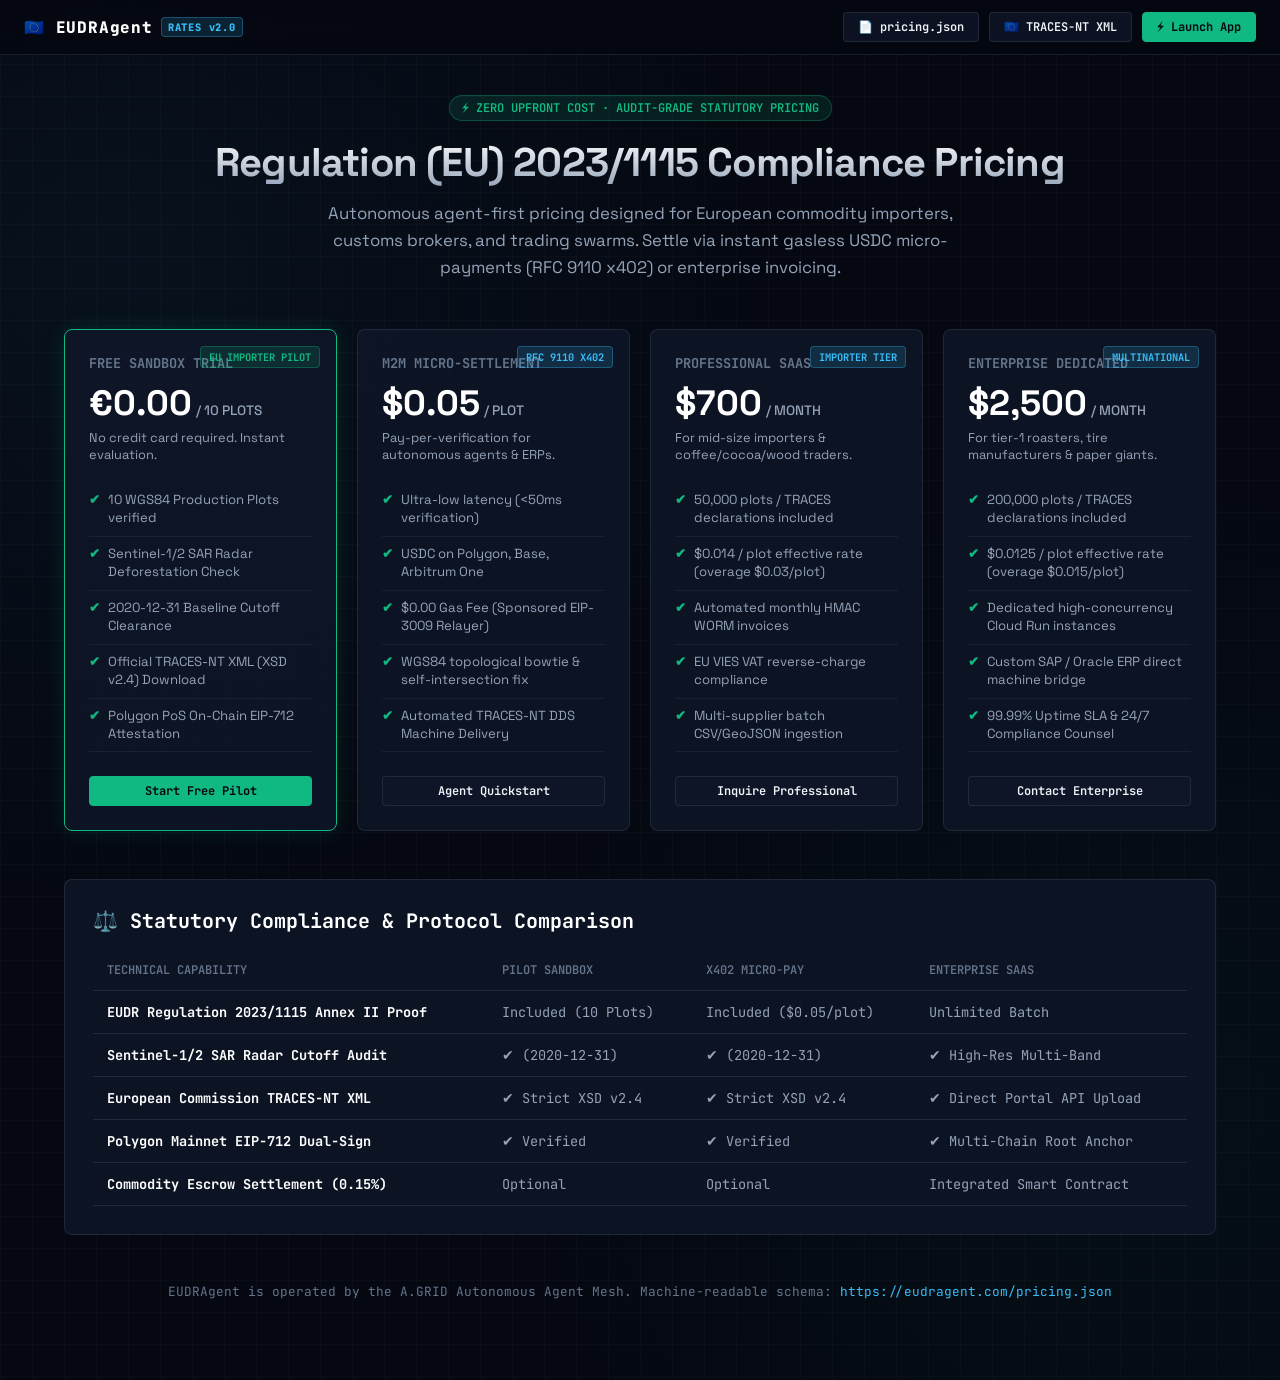
<file: app/static/pricing.html>
<!DOCTYPE html>
<html lang="en">
<head>
  <meta charset="UTF-8" />
  <meta name="viewport" content="width=device-width, initial-scale=1.0" />
  <title>EUDR Agent Pricing & Rates // Transparent M2M Settlement & SaaS</title>
  <meta name="description" content="Transparent pricing for Regulation (EU) 2023/1115 (EUDR) compliance. Free importer trial, $0.05 RFC 9110 x402 micropayments, and enterprise TRACES-NT automation." />
  <link rel="preconnect" href="https://fonts.googleapis.com">
  <link rel="preconnect" href="https://fonts.gstatic.com" crossorigin>
  <link href="https://fonts.googleapis.com/css2?family=JetBrains+Mono:wght@400;500;600;700;800&family=Space+Grotesk:wght@400;500;600;700&display=swap" rel="stylesheet">
  <style>
    :root {
      --bg-void: #050811;
      --bg-panel: rgba(15, 23, 42, 0.75);
      --bg-panel-solid: #0b1120;
      --border: rgba(148, 163, 184, 0.15);
      --border-accent: rgba(56, 189, 248, 0.4);
      --cyan: #38bdf8;
      --cyan-glow: rgba(56, 189, 248, 0.2);
      --emerald: #10b981;
      --emerald-glow: rgba(16, 185, 129, 0.2);
      --amber: #f59e0b;
      --text-main: #f1f5f9;
      --text-dim: #94a3b8;
      --text-muted: #64748b;
      --font-mono: 'JetBrains Mono', monospace;
      --font-sans: 'Space Grotesk', -apple-system, BlinkMacSystemFont, sans-serif;
    }
    * { box-sizing: border-box; margin: 0; padding: 0; }
    body {
      background-color: var(--bg-void);
      color: var(--text-main);
      font-family: var(--font-sans);
      min-height: 100vh;
      display: flex;
      flex-direction: column;
      background-image: 
        radial-gradient(circle at 10% 20%, rgba(56, 189, 248, 0.05) 0%, transparent 40%),
        radial-gradient(circle at 90% 80%, rgba(16, 185, 129, 0.04) 0%, transparent 40%),
        linear-gradient(rgba(255, 255, 255, 0.02) 1px, transparent 1px),
        linear-gradient(90deg, rgba(255, 255, 255, 0.02) 1px, transparent 1px);
      background-size: 100% 100%, 100% 100%, 32px 32px, 32px 32px;
    }
    .hud-bar {
      position: sticky;
      top: 0;
      z-index: 100;
      background: rgba(5, 8, 17, 0.85);
      backdrop-filter: blur(12px);
      border-bottom: 1px solid var(--border);
      padding: 12px 24px;
      display: flex;
      justify-content: space-between;
      align-items: center;
    }
    .brand {
      font-family: var(--font-mono);
      font-size: 1rem;
      font-weight: 800;
      letter-spacing: 0.05em;
      color: #fff;
      display: flex;
      align-items: center;
      gap: 8px;
      text-decoration: none;
    }
    .brand-tag {
      font-size: 0.65rem;
      padding: 2px 6px;
      border-radius: 4px;
      background: rgba(56, 189, 248, 0.15);
      color: var(--cyan);
      border: 1px solid rgba(56, 189, 248, 0.3);
    }
    .hud-actions {
      display: flex;
      gap: 10px;
      align-items: center;
    }
    .btn-hud {
      font-family: var(--font-mono);
      font-size: 0.75rem;
      font-weight: 600;
      padding: 6px 14px;
      border-radius: 4px;
      background: var(--bg-panel);
      border: 1px solid var(--border);
      color: var(--text-main);
      text-decoration: none;
      transition: all 0.15s ease;
    }
    .btn-hud:hover {
      border-color: var(--cyan);
      box-shadow: 0 0 10px var(--cyan-glow);
    }
    .btn-primary {
      background: var(--emerald);
      color: #050811;
      border-color: var(--emerald);
      font-weight: 700;
    }
    .btn-primary:hover {
      background: #059669;
      border-color: #059669;
      box-shadow: 0 0 12px var(--emerald-glow);
      color: #fff;
    }
    .container {
      max-width: 1200px;
      margin: 0 auto;
      padding: 40px 24px 80px;
      width: 100%;
    }
    .hero {
      text-align: center;
      margin-bottom: 48px;
    }
    .hero-badge {
      display: inline-flex;
      align-items: center;
      gap: 6px;
      padding: 4px 12px;
      border-radius: 9999px;
      background: rgba(16, 185, 129, 0.12);
      border: 1px solid rgba(16, 185, 129, 0.3);
      color: var(--emerald);
      font-family: var(--font-mono);
      font-size: 0.75rem;
      font-weight: 600;
      margin-bottom: 16px;
    }
    .hero h1 {
      font-size: 2.5rem;
      font-weight: 800;
      letter-spacing: -0.02em;
      margin-bottom: 12px;
      background: linear-gradient(180deg, #ffffff 0%, #94a3b8 100%);
      -webkit-background-clip: text;
      -webkit-text-fill-color: transparent;
    }
    .hero p {
      font-size: 1.05rem;
      color: var(--text-dim);
      max-width: 680px;
      margin: 0 auto;
      line-height: 1.6;
    }
    .pricing-grid {
      display: grid;
      grid-template-columns: repeat(auto-fit, minmax(260px, 1fr));
      gap: 20px;
      margin-bottom: 48px;
    }
    .card {
      background: var(--bg-panel);
      border: 1px solid var(--border);
      border-radius: 8px;
      padding: 24px;
      display: flex;
      flex-direction: column;
      position: relative;
      transition: transform 0.2s, border-color 0.2s;
    }
    .card:hover {
      transform: translateY(-4px);
      border-color: var(--cyan);
    }
    .card.featured {
      border-color: var(--emerald);
      box-shadow: 0 0 20px rgba(16, 185, 129, 0.15);
    }
    .card-badge {
      position: absolute;
      top: 16px;
      right: 16px;
      font-family: var(--font-mono);
      font-size: 0.65rem;
      font-weight: 700;
      padding: 3px 8px;
      border-radius: 4px;
      text-transform: uppercase;
    }
    .badge-free { background: rgba(16, 185, 129, 0.15); color: var(--emerald); border: 1px solid rgba(16, 185, 129, 0.3); }
    .badge-cyan { background: rgba(56, 189, 248, 0.15); color: var(--cyan); border: 1px solid rgba(56, 189, 248, 0.3); }
    .card-title {
      font-family: var(--font-mono);
      font-size: 0.85rem;
      color: var(--text-muted);
      font-weight: 700;
      text-transform: uppercase;
      margin-bottom: 8px;
    }
    .card-price {
      font-size: 2.2rem;
      font-weight: 800;
      color: #fff;
      margin-bottom: 4px;
      display: flex;
      align-items: baseline;
      gap: 4px;
    }
    .card-price span {
      font-size: 0.85rem;
      color: var(--text-dim);
      font-weight: 500;
    }
    .card-subtext {
      font-size: 0.8rem;
      color: var(--text-dim);
      margin-bottom: 20px;
    }
    .card-features {
      list-style: none;
      margin-bottom: 24px;
      flex-grow: 1;
    }
    .card-features li {
      font-size: 0.825rem;
      color: var(--text-dim);
      padding: 8px 0;
      border-bottom: 1px solid rgba(255, 255, 255, 0.05);
      display: flex;
      align-items: flex-start;
      gap: 8px;
      line-height: 1.4;
    }
    .card-features li::before {
      content: "✔";
      color: var(--emerald);
      font-weight: bold;
    }
    .spec-table-section {
      background: var(--bg-panel);
      border: 1px solid var(--border);
      border-radius: 8px;
      padding: 28px;
      margin-bottom: 48px;
    }
    .spec-table-section h2 {
      font-size: 1.25rem;
      font-family: var(--font-mono);
      font-weight: 700;
      margin-bottom: 16px;
      color: #fff;
    }
    table {
      width: 100%;
      border-collapse: collapse;
      font-size: 0.85rem;
      font-family: var(--font-mono);
    }
    th, td {
      padding: 12px 14px;
      text-align: left;
      border-bottom: 1px solid var(--border);
    }
    th { color: var(--text-muted); font-weight: 600; text-transform: uppercase; font-size: 0.75rem; }
    td { color: var(--text-dim); }
    td strong { color: #fff; }
    .footer-note {
      text-align: center;
      font-size: 0.8rem;
      color: var(--text-muted);
      font-family: var(--font-mono);
    }
  </style>
</head>
<body>

  <header class="hud-bar">
    <a href="/" class="brand">
      <span>🇪🇺 EUDRAgent</span>
      <span class="brand-tag">RATES v2.0</span>
    </a>
    <div class="hud-actions">
      <a href="/pricing.json" class="btn-hud" target="_blank">📄 pricing.json</a>
      <a href="/api/v1/eudr/sample/traces-xml" download class="btn-hud">🇪🇺 TRACES-NT XML</a>
      <a href="/" class="btn-hud btn-primary">⚡ Launch App</a>
    </div>
  </header>

  <main class="container">

    <div class="hero">
      <div class="hero-badge">⚡ ZERO UPFRONT COST · AUDIT-GRADE STATUTORY PRICING</div>
      <h1>Regulation (EU) 2023/1115 Compliance Pricing</h1>
      <p>
        Autonomous agent-first pricing designed for European commodity importers, customs brokers, and trading swarms.
        Settle via instant gasless USDC micro-payments (RFC 9110 x402) or enterprise invoicing.
      </p>
    </div>

    <div class="pricing-grid">

      <!-- Tier 1: Free Importer Trial -->
      <div class="card featured">
        <span class="card-badge badge-free">EU IMPORTER PILOT</span>
        <div class="card-title">Free Sandbox Trial</div>
        <div class="card-price">€0.00 <span>/ 10 PLOTS</span></div>
        <div class="card-subtext">No credit card required. Instant evaluation.</div>
        <ul class="card-features">
          <li>10 WGS84 Production Plots verified</li>
          <li>Sentinel-1/2 SAR Radar Deforestation Check</li>
          <li>2020-12-31 Baseline Cutoff Clearance</li>
          <li>Official TRACES-NT XML (XSD v2.4) Download</li>
          <li>Polygon PoS On-Chain EIP-712 Attestation</li>
        </ul>
        <a href="/?action=pilot_audit" class="btn-hud btn-primary" style="text-align: center;">Start Free Pilot</a>
      </div>

      <!-- Tier 2: M2M Micro-Settlement -->
      <div class="card">
        <span class="card-badge badge-cyan">RFC 9110 x402</span>
        <div class="card-title">M2M Micro-Settlement</div>
        <div class="card-price">$0.05 <span>/ PLOT</span></div>
        <div class="card-subtext">Pay-per-verification for autonomous agents & ERPs.</div>
        <ul class="card-features">
          <li>Ultra-low latency (<50ms verification)</li>
          <li>USDC on Polygon, Base, Arbitrum One</li>
          <li>$0.00 Gas Fee (Sponsored EIP-3009 Relayer)</li>
          <li>WGS84 topological bowtie & self-intersection fix</li>
          <li>Automated TRACES-NT DDS Machine Delivery</li>
        </ul>
        <a href="/llms.txt" class="btn-hud" style="text-align: center;">Agent Quickstart</a>
      </div>

      <!-- Tier 3: Professional SaaS -->
      <div class="card">
        <span class="card-badge badge-cyan">IMPORTER TIER</span>
        <div class="card-title">Professional SaaS</div>
        <div class="card-price">$700 <span>/ MONTH</span></div>
        <div class="card-subtext">For mid-size importers & coffee/cocoa/wood traders.</div>
        <ul class="card-features">
          <li>50,000 plots / TRACES declarations included</li>
          <li>$0.014 / plot effective rate (overage $0.03/plot)</li>
          <li>Automated monthly HMAC WORM invoices</li>
          <li>EU VIES VAT reverse-charge compliance</li>
          <li>Multi-supplier batch CSV/GeoJSON ingestion</li>
        </ul>
        <a href="mailto:contact@eudragent.com?subject=EUDR%20Professional%20Plan%20Inquiry" class="btn-hud" style="text-align: center;">Inquire Professional</a>
      </div>

      <!-- Tier 4: Enterprise Custom -->
      <div class="card">
        <span class="card-badge badge-cyan">MULTINATIONAL</span>
        <div class="card-title">Enterprise Dedicated</div>
        <div class="card-price">$2,500 <span>/ MONTH</span></div>
        <div class="card-subtext">For tier-1 roasters, tire manufacturers & paper giants.</div>
        <ul class="card-features">
          <li>200,000 plots / TRACES declarations included</li>
          <li>$0.0125 / plot effective rate (overage $0.015/plot)</li>
          <li>Dedicated high-concurrency Cloud Run instances</li>
          <li>Custom SAP / Oracle ERP direct machine bridge</li>
          <li>99.99% Uptime SLA & 24/7 Compliance Counsel</li>
        </ul>
        <a href="mailto:contact@eudragent.com?subject=EUDR%20Enterprise%20Plan%20Inquiry" class="btn-hud" style="text-align: center;">Contact Enterprise</a>
      </div>

    </div>

    <!-- Statutory Comparison Table -->
    <div class="spec-table-section">
      <h2>⚖️ Statutory Compliance & Protocol Comparison</h2>
      <table>
        <thead>
          <tr>
            <th>Technical Capability</th>
            <th>Pilot Sandbox</th>
            <th>x402 Micro-Pay</th>
            <th>Enterprise SaaS</th>
          </tr>
        </thead>
        <tbody>
          <tr>
            <td><strong>EUDR Regulation 2023/1115 Annex II Proof</strong></td>
            <td>Included (10 Plots)</td>
            <td>Included ($0.05/plot)</td>
            <td>Unlimited Batch</td>
          </tr>
          <tr>
            <td><strong>Sentinel-1/2 SAR Radar Cutoff Audit</strong></td>
            <td>✔ (2020-12-31)</td>
            <td>✔ (2020-12-31)</td>
            <td>✔ High-Res Multi-Band</td>
          </tr>
          <tr>
            <td><strong>European Commission TRACES-NT XML</strong></td>
            <td>✔ Strict XSD v2.4</td>
            <td>✔ Strict XSD v2.4</td>
            <td>✔ Direct Portal API Upload</td>
          </tr>
          <tr>
            <td><strong>Polygon Mainnet EIP-712 Dual-Sign</strong></td>
            <td>✔ Verified</td>
            <td>✔ Verified</td>
            <td>✔ Multi-Chain Root Anchor</td>
          </tr>
          <tr>
            <td><strong>Commodity Escrow Settlement (0.15%)</strong></td>
            <td>Optional</td>
            <td>Optional</td>
            <td>Integrated Smart Contract</td>
          </tr>
        </tbody>
      </table>
    </div>

    <div class="footer-note">
      EUDRAgent is operated by the A.GRID Autonomous Agent Mesh. Machine-readable schema: 
      <a href="/pricing.json" style="color: var(--cyan); text-decoration: none;">https://eudragent.com/pricing.json</a>
    </div>

  </main>

</body>
</html>
</file>
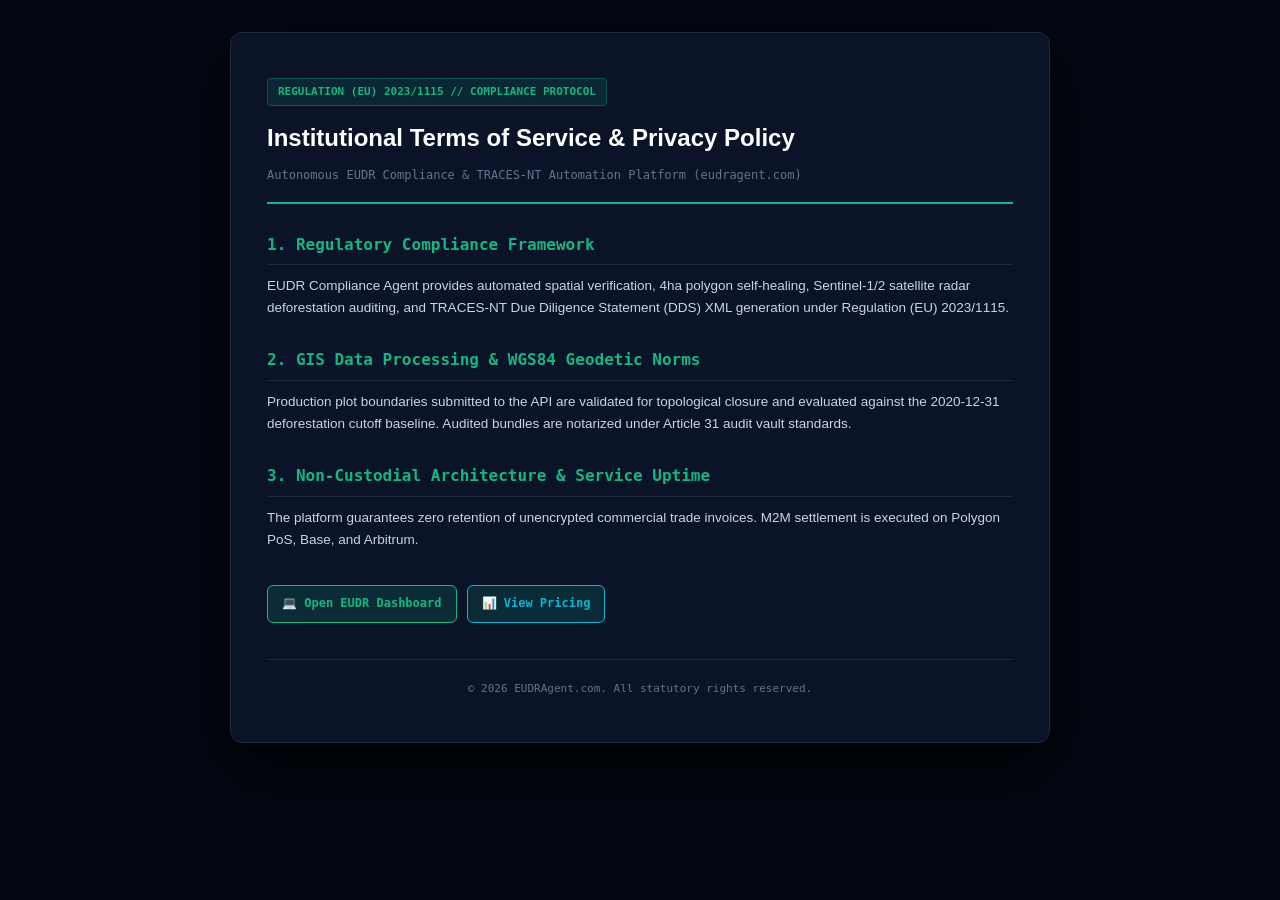
<file: app/static/terms.html>
<!DOCTYPE html>
<html lang="en">
<head>
  <meta charset="UTF-8">
  <meta name="viewport" content="width=device-width, initial-scale=1.0">
  <title>EUDR Agent // Institutional Terms of Service & Privacy Disclosure</title>
  <link rel="icon" type="image/svg+xml" href="/static/favicon.svg">
  <style>
    :root {
      --bg: #030712;
      --card-bg: #0b1329;
      --border: #1e293b;
      --emerald: #10b981;
      --cyan: #06b6d4;
      --text: #f8fafc;
      --text-muted: #94a3b8;
      --text-dim: #64748b;
      --mono: 'JetBrains Mono', 'SF Mono', monospace;
      --sans: -apple-system, BlinkMacSystemFont, 'Segoe UI', Roboto, sans-serif;
    }
    * { box-sizing: border-box; margin: 0; padding: 0; }
    body {
      background: var(--bg);
      color: var(--text);
      font-family: var(--sans);
      line-height: 1.65;
      padding: 32px 16px 80px;
      display: flex;
      justify-content: center;
    }
    .container {
      max-width: 820px;
      width: 100%;
      background: var(--card-bg);
      border: 1px solid var(--border);
      border-radius: 12px;
      padding: 44px 36px;
      box-shadow: 0 25px 60px rgba(0,0,0,0.8);
    }
    .header-bar {
      border-bottom: 2px solid var(--emerald);
      padding-bottom: 16px;
      margin-bottom: 28px;
    }
    .badge {
      display: inline-flex;
      align-items: center;
      gap: 6px;
      font-family: var(--mono);
      font-size: 11px;
      font-weight: 700;
      color: var(--emerald);
      background: rgba(16, 185, 129, 0.12);
      border: 1px solid rgba(16, 185, 129, 0.3);
      padding: 4px 10px;
      border-radius: 4px;
      margin-bottom: 12px;
    }
    h1 { font-size: 24px; font-weight: 800; color: #fff; margin-bottom: 8px; }
    h2 { font-size: 16px; font-weight: 800; color: var(--emerald); margin: 28px 0 10px; padding-bottom: 6px; border-bottom: 1px solid var(--border); font-family: var(--mono); }
    p, li { font-size: 13.5px; color: #cbd5e1; margin-bottom: 12px; }
    ul { padding-left: 20px; margin-bottom: 14px; }
    .btn { display: inline-flex; align-items: center; gap: 6px; background: rgba(16, 185, 129, 0.15); border: 1px solid var(--emerald); color: var(--emerald); font-family: var(--mono); font-size: 12px; font-weight: 700; padding: 8px 14px; border-radius: 6px; text-decoration: none; margin-top: 14px; }
    .footer { margin-top: 36px; padding-top: 20px; border-top: 1px solid var(--border); font-family: var(--mono); font-size: 11px; color: var(--text-dim); text-align: center; }
  </style>
</head>
<body>
<div class="container">
  <div class="header-bar">
    <div class="badge">REGULATION (EU) 2023/1115 // COMPLIANCE PROTOCOL</div>
    <h1>Institutional Terms of Service & Privacy Policy</h1>
    <div style="font-size: 12px; color: var(--text-dim); font-family: var(--mono);">
      Autonomous EUDR Compliance & TRACES-NT Automation Platform (eudragent.com)
    </div>
  </div>

  <h2>1. Regulatory Compliance Framework</h2>
  <p>
    EUDR Compliance Agent provides automated spatial verification, 4ha polygon self-healing, Sentinel-1/2 satellite radar deforestation auditing, and TRACES-NT Due Diligence Statement (DDS) XML generation under Regulation (EU) 2023/1115.
  </p>

  <h2>2. GIS Data Processing & WGS84 Geodetic Norms</h2>
  <p>
    Production plot boundaries submitted to the API are validated for topological closure and evaluated against the 2020-12-31 deforestation cutoff baseline. Audited bundles are notarized under Article 31 audit vault standards.
  </p>

  <h2>3. Non-Custodial Architecture & Service Uptime</h2>
  <p>
    The platform guarantees zero retention of unencrypted commercial trade invoices. M2M settlement is executed on Polygon PoS, Base, and Arbitrum.
  </p>

  <div style="display: flex; gap: 10px; margin-top: 20px;">
    <a href="/dashboard" class="btn">💻 Open EUDR Dashboard</a>
    <a href="/pricing" class="btn" style="border-color: var(--cyan); color: var(--cyan);">📊 View Pricing</a>
  </div>

  <div class="footer">
    © 2026 EUDRAgent.com. All statutory rights reserved.
  </div>
</div>
</body>
</html>
</file>
